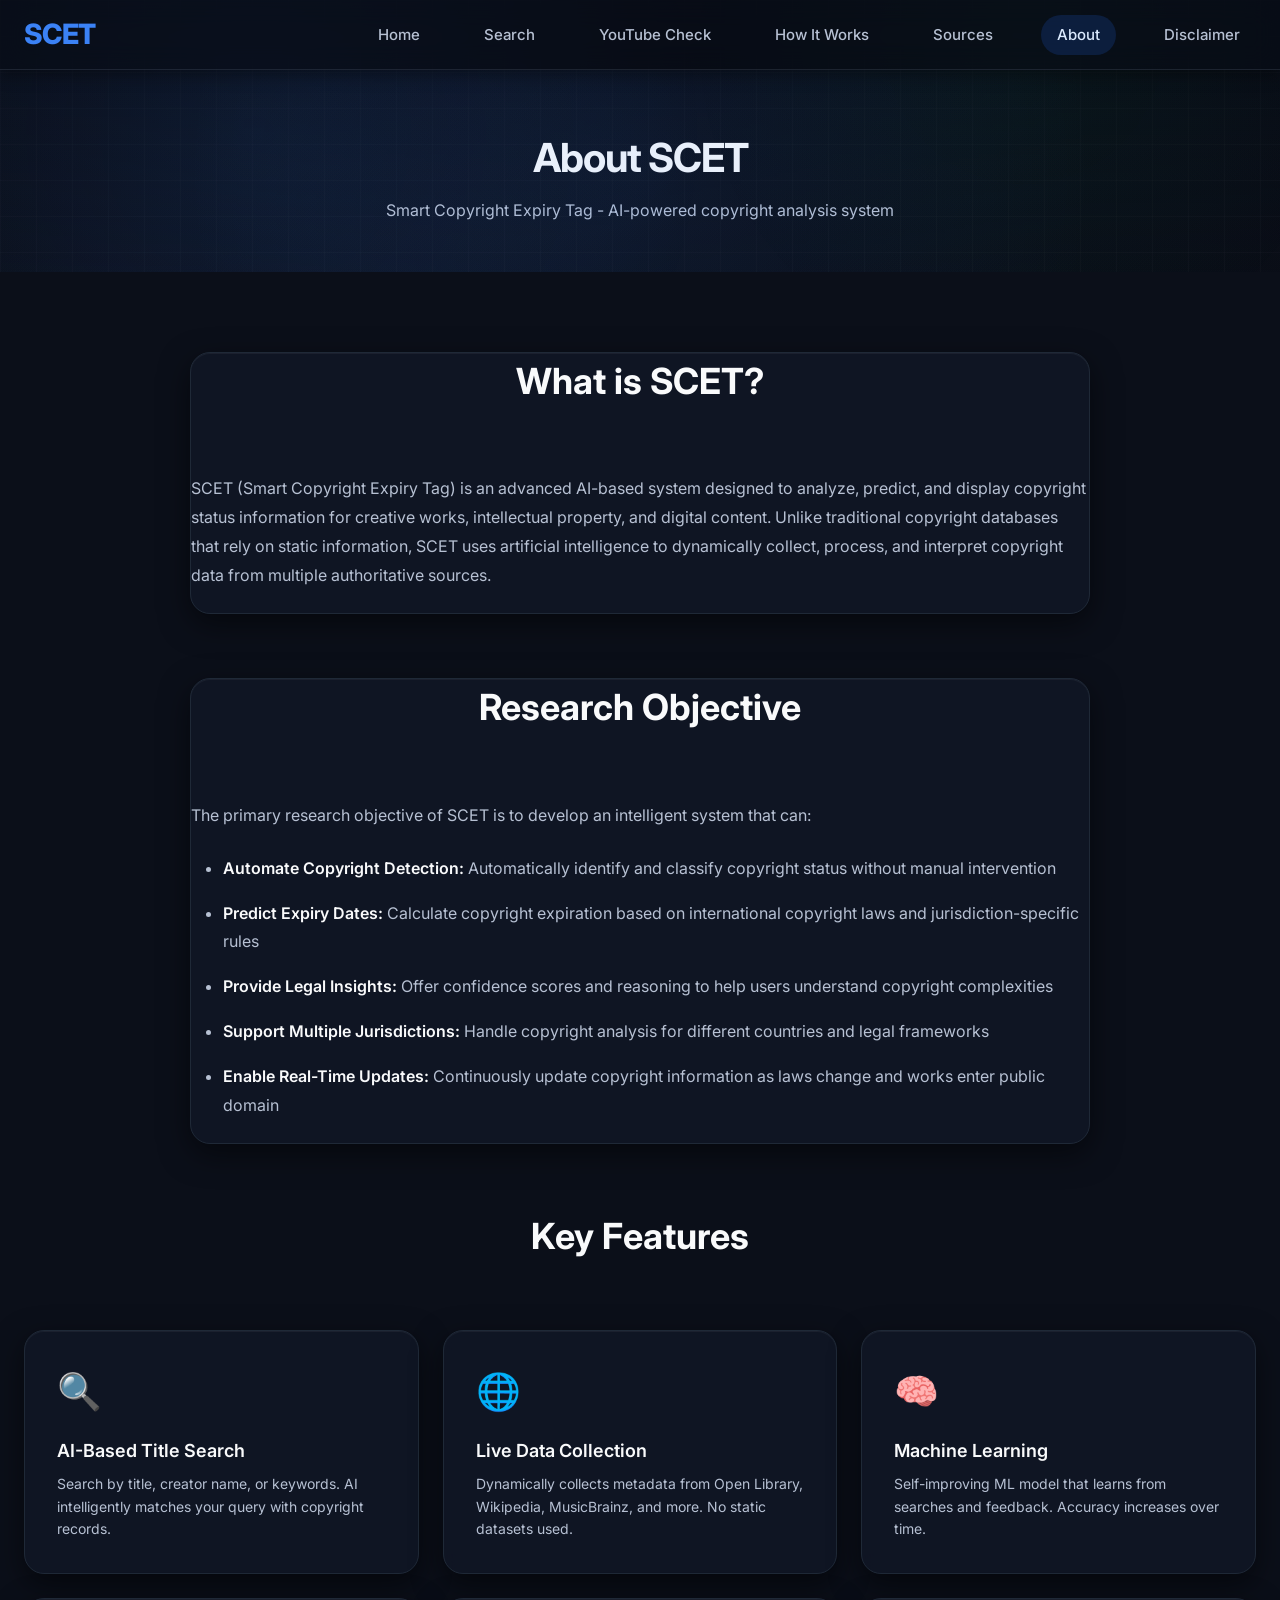
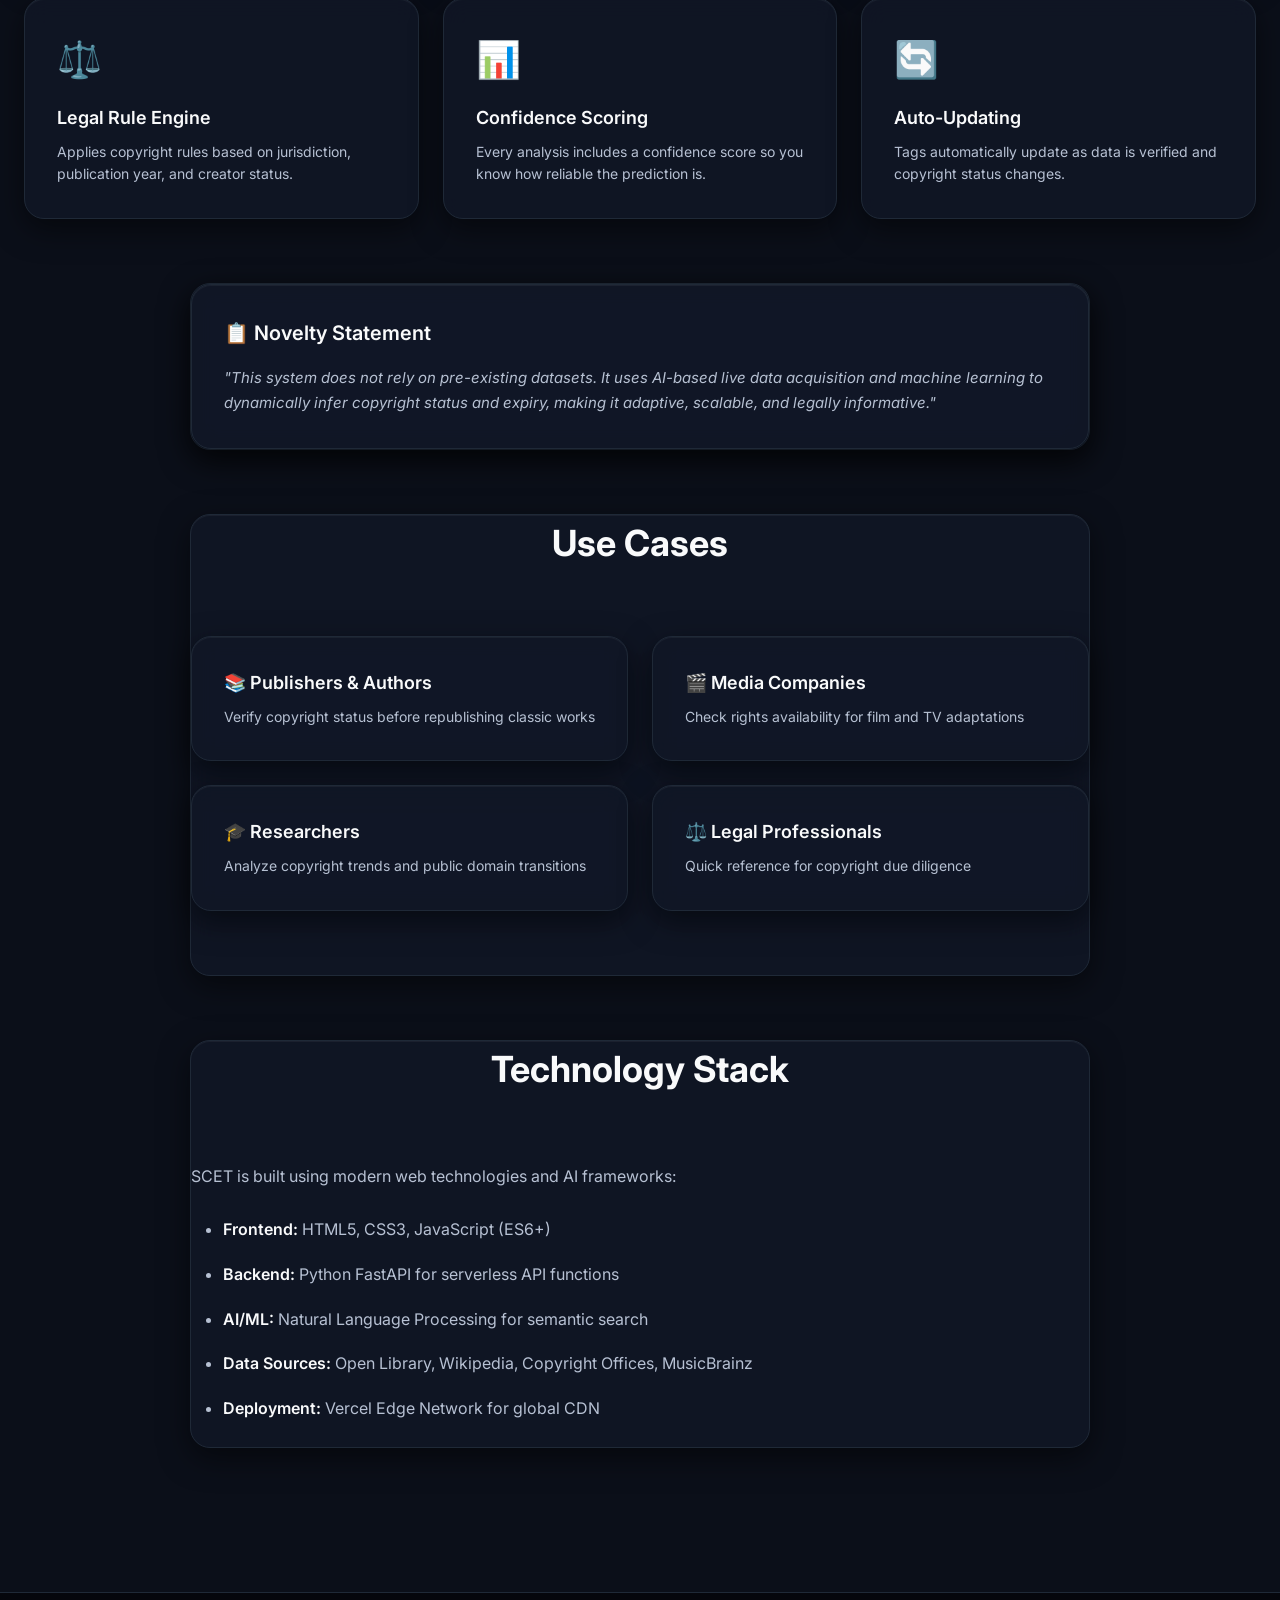
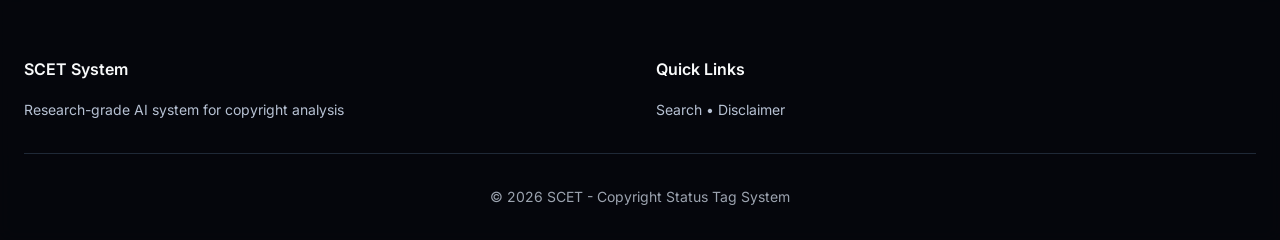
<file: about.html>
<!DOCTYPE html>
<html lang="en">
<head>
    <meta charset="UTF-8">
    <meta name="viewport" content="width=device-width, initial-scale=1.0">
    <title>About - SCET</title>
    <link rel="stylesheet" href="css/styles.css?v=4.0.0">
    <link href="https://fonts.googleapis.com/css2?family=Inter:wght@300;400;500;600;700;800&display=swap" rel="stylesheet">
</head>
<body>
    <div class="app-container">
        <!-- Navbar -->
        <header class="header">
            <div class="header-container">
                <div class="logo">
                    <a href="index.html" class="logo-link">
                        <span class="logo-text">SCET</span>
                    </a>
                </div>
                <nav class="nav-links">
                    <a href="index.html" class="nav-link">Home</a>
                    <a href="search.html" class="nav-link">Search</a>
                    <a href="/youtube-check" class="nav-link">YouTube Check</a>
                    <a href="how-it-works.html" class="nav-link">How It Works</a>
                    <a href="sources.html" class="nav-link">Sources</a>
                    <a href="about.html" class="nav-link active">About</a>
                    <a href="disclaimer.html" class="nav-link">Disclaimer</a>
                </nav>
            </div>
        </header>

        <!-- Main Content -->
        <main class="main-content">
            <!-- Page Header -->
            <section class="page-header">
                <div class="container">
                    <h1 class="page-title">About SCET</h1>
                    <p class="page-subtitle">Smart Copyright Expiry Tag - AI-powered copyright analysis system</p>
                </div>
            </section>

            <!-- About Content -->
            <section class="about-section">
                <div class="container">
                    <div class="content-section">
                        <h2 class="section-title">What is SCET?</h2>
                        <p class="content-text">
                            SCET (Smart Copyright Expiry Tag) is an advanced AI-based system designed to analyze, predict, 
                            and display copyright status information for creative works, intellectual property, and digital content. 
                            Unlike traditional copyright databases that rely on static information, SCET uses artificial intelligence 
                            to dynamically collect, process, and interpret copyright data from multiple authoritative sources.
                        </p>
                    </div>

                    <div class="content-section">
                        <h2 class="section-title">Research Objective</h2>
                        <p class="content-text">
                            The primary research objective of SCET is to develop an intelligent system that can:
                        </p>
                        <ul class="content-list">
                            <li><strong>Automate Copyright Detection:</strong> Automatically identify and classify copyright status without manual intervention</li>
                            <li><strong>Predict Expiry Dates:</strong> Calculate copyright expiration based on international copyright laws and jurisdiction-specific rules</li>
                            <li><strong>Provide Legal Insights:</strong> Offer confidence scores and reasoning to help users understand copyright complexities</li>
                            <li><strong>Support Multiple Jurisdictions:</strong> Handle copyright analysis for different countries and legal frameworks</li>
                            <li><strong>Enable Real-Time Updates:</strong> Continuously update copyright information as laws change and works enter public domain</li>
                        </ul>
                    </div>

                    <h2 class="section-title">Key Features</h2>
                    <div class="features-grid">
                        <div class="feature-card">
                            <div class="feature-icon">🔍</div>
                            <h4 class="feature-title">AI-Based Title Search</h4>
                            <p class="feature-text">Search by title, creator name, or keywords. AI intelligently matches your query with copyright records.</p>
                        </div>
                        <div class="feature-card">
                            <div class="feature-icon">🌐</div>
                            <h4 class="feature-title">Live Data Collection</h4>
                            <p class="feature-text">Dynamically collects metadata from Open Library, Wikipedia, MusicBrainz, and more. No static datasets used.</p>
                        </div>
                        <div class="feature-card">
                            <div class="feature-icon">🧠</div>
                            <h4 class="feature-title">Machine Learning</h4>
                            <p class="feature-text">Self-improving ML model that learns from searches and feedback. Accuracy increases over time.</p>
                        </div>
                        <div class="feature-card">
                            <div class="feature-icon">⚖️</div>
                            <h4 class="feature-title">Legal Rule Engine</h4>
                            <p class="feature-text">Applies copyright rules based on jurisdiction, publication year, and creator status.</p>
                        </div>
                        <div class="feature-card">
                            <div class="feature-icon">📊</div>
                            <h4 class="feature-title">Confidence Scoring</h4>
                            <p class="feature-text">Every analysis includes a confidence score so you know how reliable the prediction is.</p>
                        </div>
                        <div class="feature-card">
                            <div class="feature-icon">🔄</div>
                            <h4 class="feature-title">Auto-Updating</h4>
                            <p class="feature-text">Tags automatically update as data is verified and copyright status changes.</p>
                        </div>
                    </div>

                    <div class="content-section">
                        <div class="novelty-card">
                            <h4 class="novelty-title">📋 Novelty Statement</h4>
                            <p class="novelty-text">
                                "This system does not rely on pre-existing datasets. It uses AI-based live data acquisition 
                                and machine learning to dynamically infer copyright status and expiry, making it adaptive, 
                                scalable, and legally informative."
                            </p>
                        </div>
                    </div>

                    <div class="content-section">
                        <h2 class="section-title">Use Cases</h2>
                        <div class="features-grid">
                            <div class="feature-card">
                                <h4 class="feature-title">📚 Publishers & Authors</h4>
                                <p class="feature-text">Verify copyright status before republishing classic works</p>
                            </div>
                            <div class="feature-card">
                                <h4 class="feature-title">🎬 Media Companies</h4>
                                <p class="feature-text">Check rights availability for film and TV adaptations</p>
                            </div>
                            <div class="feature-card">
                                <h4 class="feature-title">🎓 Researchers</h4>
                                <p class="feature-text">Analyze copyright trends and public domain transitions</p>
                            </div>
                            <div class="feature-card">
                                <h4 class="feature-title">⚖️ Legal Professionals</h4>
                                <p class="feature-text">Quick reference for copyright due diligence</p>
                            </div>
                        </div>
                    </div>

                    <div class="content-section">
                        <h2 class="section-title">Technology Stack</h2>
                        <p class="content-text">
                            SCET is built using modern web technologies and AI frameworks:
                        </p>
                        <ul class="content-list">
                            <li><strong>Frontend:</strong> HTML5, CSS3, JavaScript (ES6+)</li>
                            <li><strong>Backend:</strong> Python FastAPI for serverless API functions</li>
                            <li><strong>AI/ML:</strong> Natural Language Processing for semantic search</li>
                            <li><strong>Data Sources:</strong> Open Library, Wikipedia, Copyright Offices, MusicBrainz</li>
                            <li><strong>Deployment:</strong> Vercel Edge Network for global CDN</li>
                        </ul>
                    </div>
                </div>
            </section>
        </main>

        <!-- Footer -->
        <footer class="footer">
            <div class="footer-container">
                <div class="footer-content">
                    <div class="footer-section">
                        <h4 class="footer-heading">SCET System</h4>
                        <p class="footer-text">Research-grade AI system for copyright analysis</p>
                    </div>
                    <div class="footer-section">
                        <h4 class="footer-heading">Quick Links</h4>
                        <p class="footer-text">
                            <a href="search.html" style="color: var(--text-secondary); text-decoration: none;">Search</a> • 
                            <a href="disclaimer.html" style="color: var(--text-secondary); text-decoration: none;">Disclaimer</a>
                        </p>
                    </div>
                </div>
                <div class="footer-bottom">
                    <p>&copy; 2026 SCET - Copyright Status Tag System</p>
                </div>
            </div>
        </footer>
    </div>
</body>
</html>
</file>
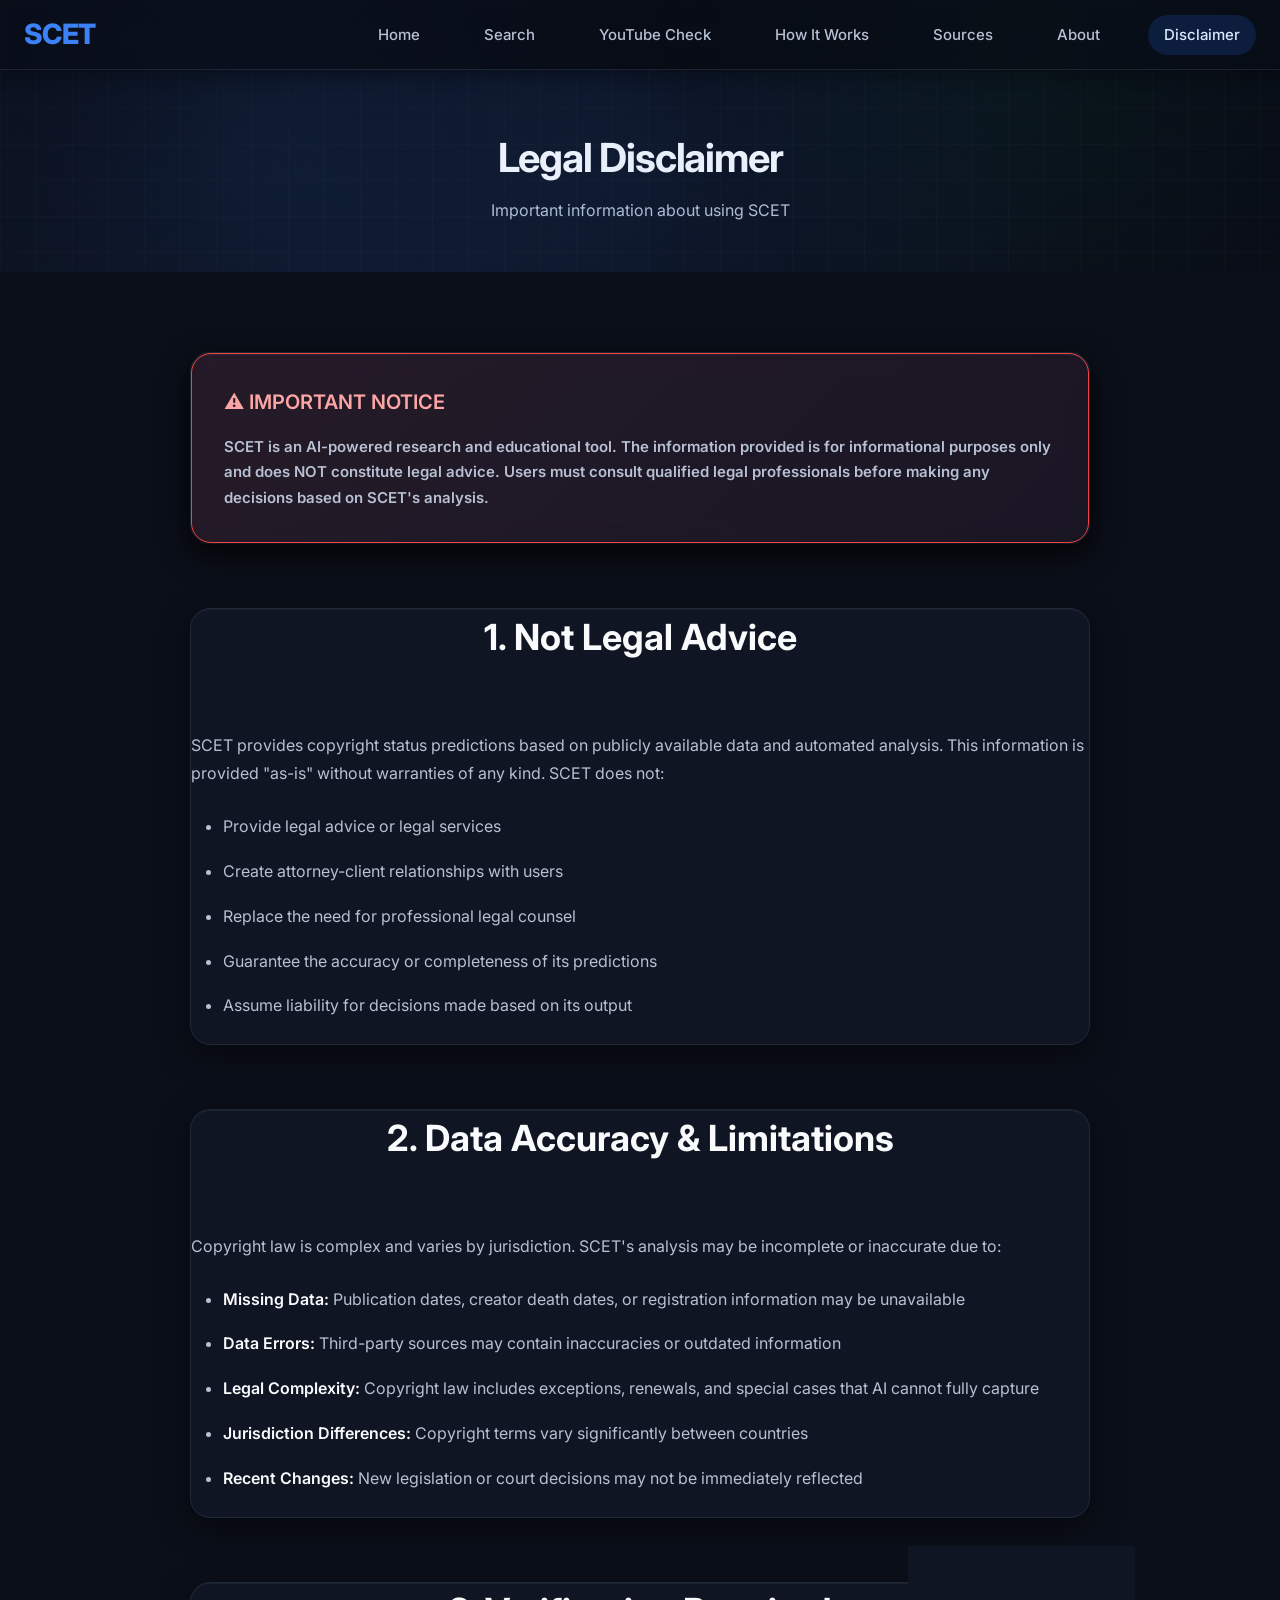
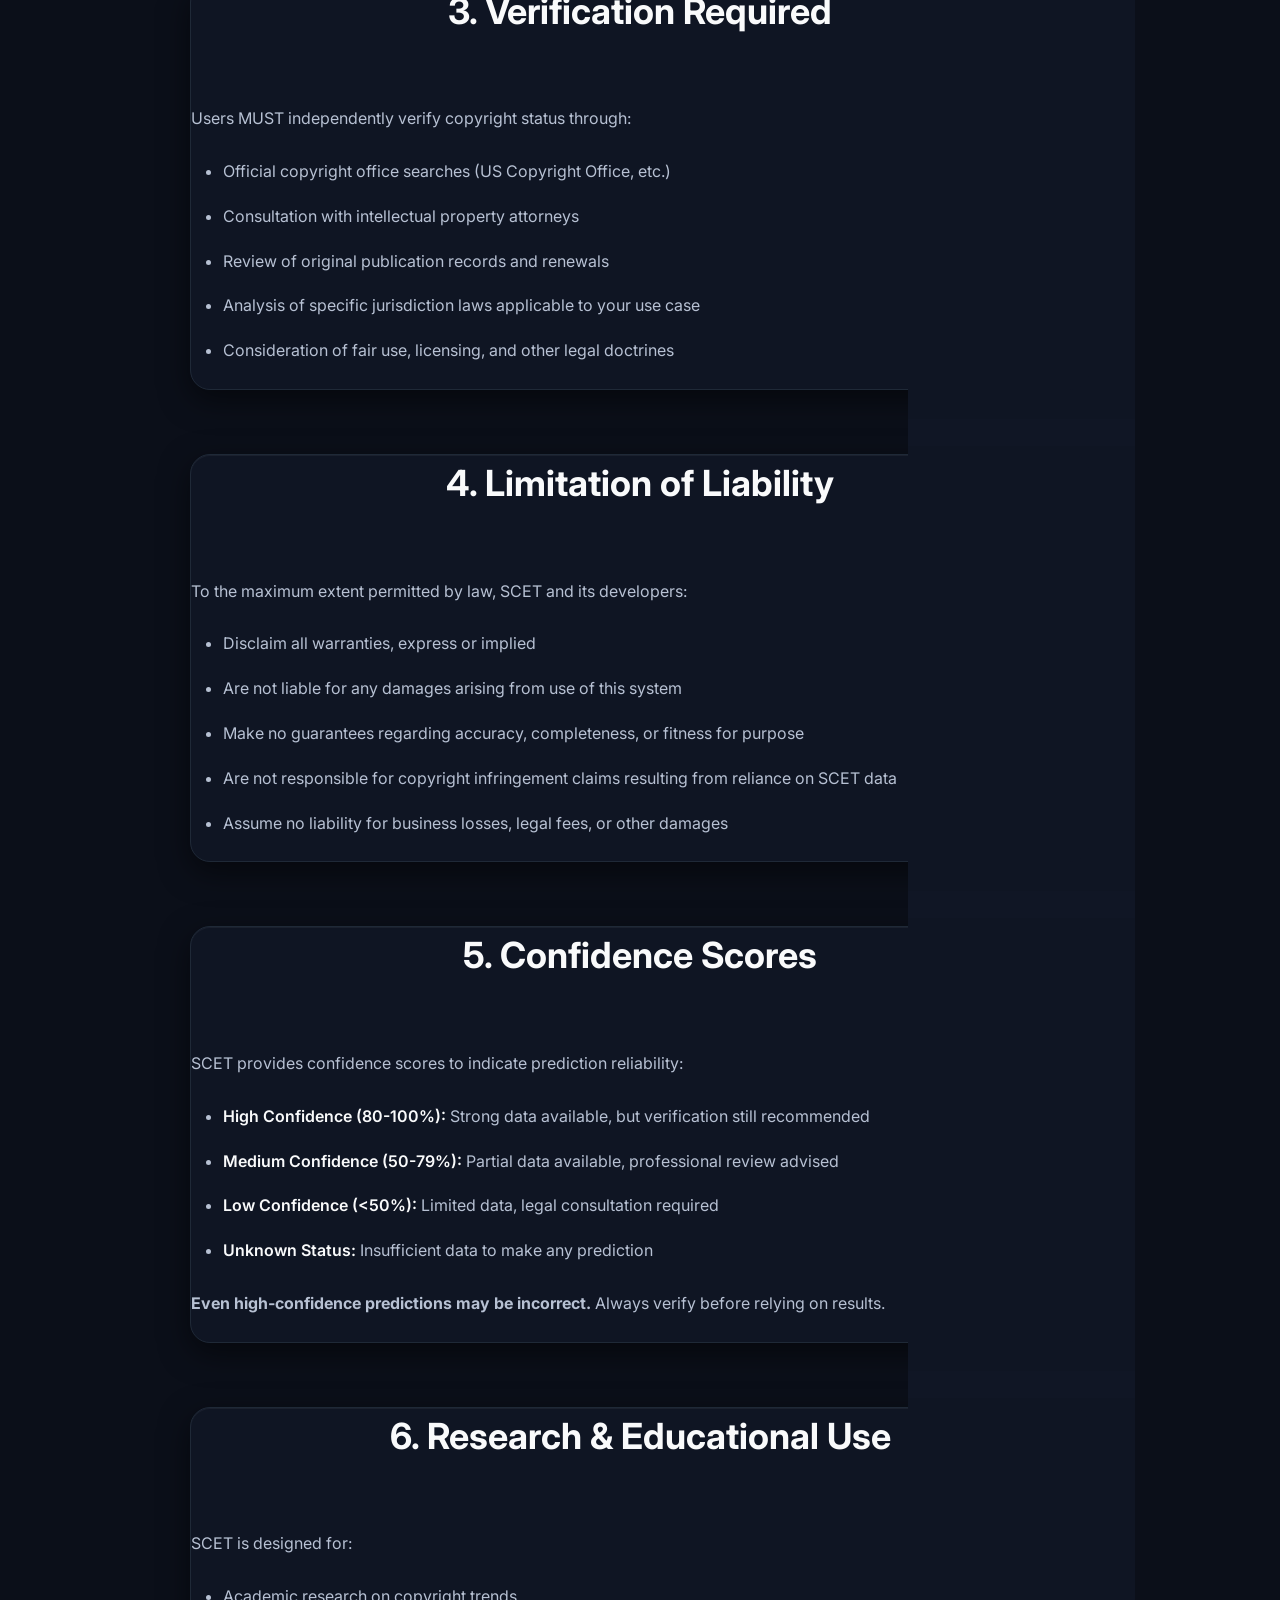
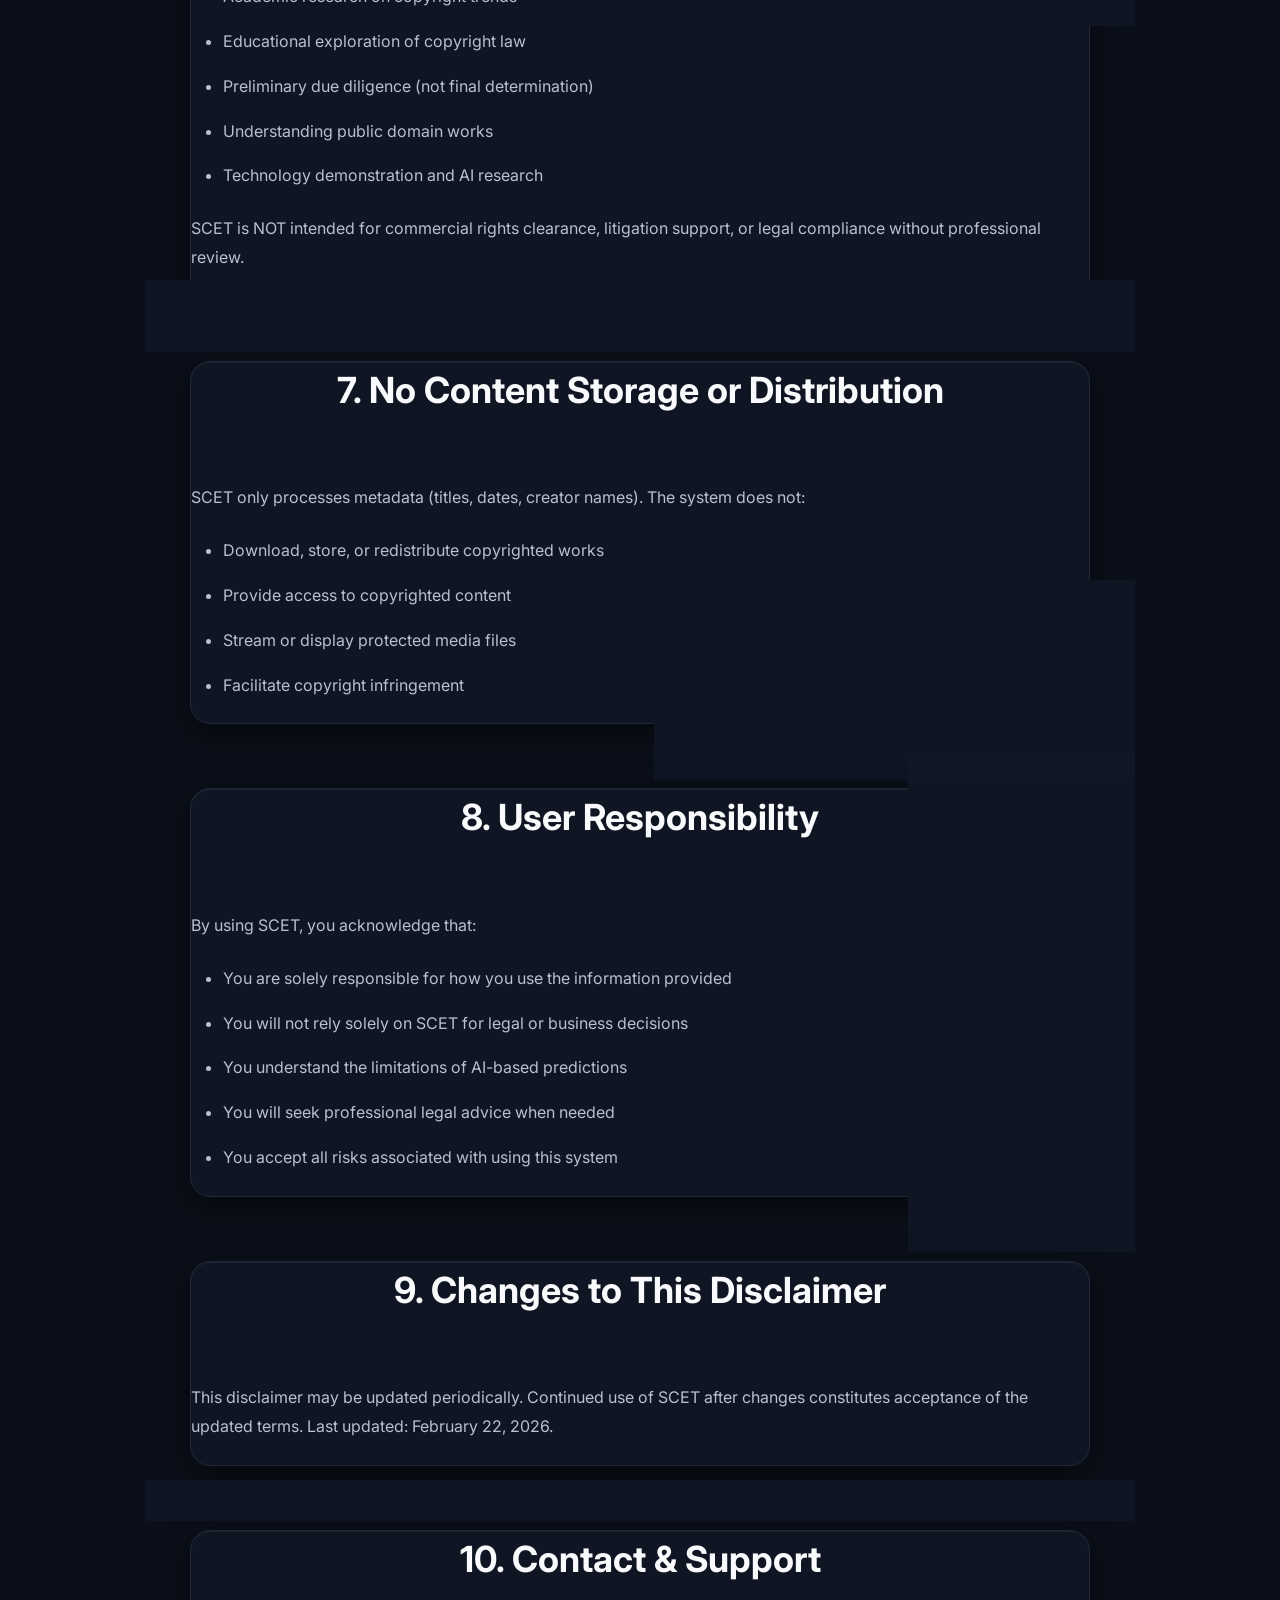
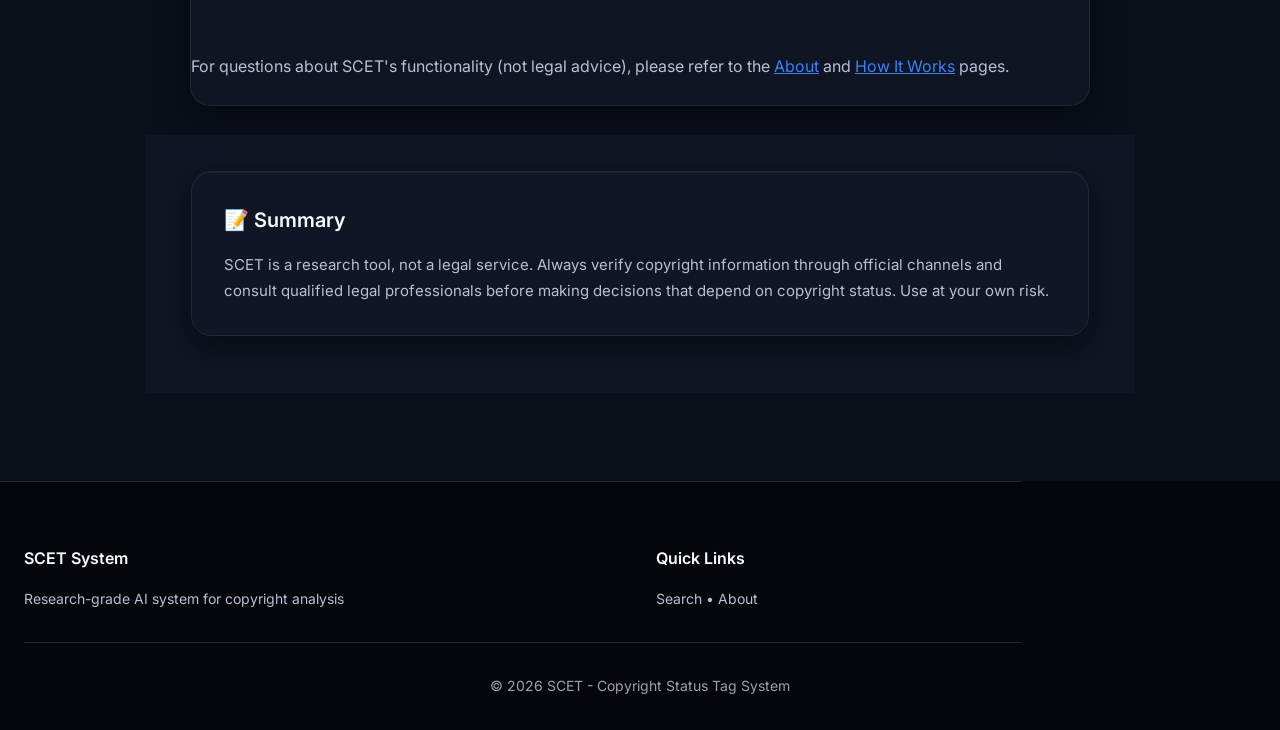
<file: disclaimer.html>
<!DOCTYPE html>
<html lang="en">
<head>
    <meta charset="UTF-8">
    <meta name="viewport" content="width=device-width, initial-scale=1.0">
    <title>Legal Disclaimer - SCET</title>
    <link rel="stylesheet" href="css/styles.css?v=4.0.0">
    <link href="https://fonts.googleapis.com/css2?family=Inter:wght@300;400;500;600;700;800&display=swap" rel="stylesheet">
</head>
<body>
    <div class="app-container">
        <!-- Navbar -->
        <header class="header">
            <div class="header-container">
                <div class="logo">
                    <a href="index.html" class="logo-link">
                        <span class="logo-text">SCET</span>
                    </a>
                </div>
                <nav class="nav-links">
                    <a href="index.html" class="nav-link">Home</a>
                    <a href="search.html" class="nav-link">Search</a>
                    <a href="/youtube-check" class="nav-link">YouTube Check</a>
                    <a href="how-it-works.html" class="nav-link">How It Works</a>
                    <a href="sources.html" class="nav-link">Sources</a>
                    <a href="about.html" class="nav-link">About</a>
                    <a href="disclaimer.html" class="nav-link active">Disclaimer</a>
                </nav>
            </div>
        </header>

        <!-- Main Content -->
        <main class="main-content">
            <!-- Page Header -->
            <section class="page-header">
                <div class="container">
                    <h1 class="page-title">Legal Disclaimer</h1>
                    <p class="page-subtitle">Important information about using SCET</p>
                </div>
            </section>

            <!-- Content -->
            <section class="about-section">
                <div class="container">
                    <div class="content-section">
                        <div class="novelty-card" style="background: linear-gradient(135deg, rgba(239, 68, 68, 0.1) 0%, rgba(220, 38, 38, 0.05) 100%); border-color: #ef4444;">
                            <h4 class="novelty-title" style="color: #fca5a5;">⚠️ IMPORTANT NOTICE</h4>
                            <p class="novelty-text" style="font-style: normal; font-weight: 600;">
                                SCET is an AI-powered research and educational tool. The information provided is for 
                                informational purposes only and does NOT constitute legal advice. Users must consult 
                                qualified legal professionals before making any decisions based on SCET's analysis.
                            </p>
                        </div>
                    </div>

                    <div class="content-section">
                        <h2 class="section-title">1. Not Legal Advice</h2>
                        <p class="content-text">
                            SCET provides copyright status predictions based on publicly available data and automated analysis. 
                            This information is provided "as-is" without warranties of any kind. SCET does not:
                        </p>
                        <ul class="content-list">
                            <li>Provide legal advice or legal services</li>
                            <li>Create attorney-client relationships with users</li>
                            <li>Replace the need for professional legal counsel</li>
                            <li>Guarantee the accuracy or completeness of its predictions</li>
                            <li>Assume liability for decisions made based on its output</li>
                        </ul>
                    </div>

                    <div class="content-section">
                        <h2 class="section-title">2. Data Accuracy & Limitations</h2>
                        <p class="content-text">
                            Copyright law is complex and varies by jurisdiction. SCET's analysis may be incomplete or inaccurate due to:
                        </p>
                        <ul class="content-list">
                            <li><strong>Missing Data:</strong> Publication dates, creator death dates, or registration information may be unavailable</li>
                            <li><strong>Data Errors:</strong> Third-party sources may contain inaccuracies or outdated information</li>
                            <li><strong>Legal Complexity:</strong> Copyright law includes exceptions, renewals, and special cases that AI cannot fully capture</li>
                            <li><strong>Jurisdiction Differences:</strong> Copyright terms vary significantly between countries</li>
                            <li><strong>Recent Changes:</strong> New legislation or court decisions may not be immediately reflected</li>
                        </ul>
                    </div>

                    <div class="content-section">
                        <h2 class="section-title">3. Verification Required</h2>
                        <p class="content-text">
                            Users MUST independently verify copyright status through:
                        </p>
                        <ul class="content-list">
                            <li>Official copyright office searches (US Copyright Office, etc.)</li>
                            <li>Consultation with intellectual property attorneys</li>
                            <li>Review of original publication records and renewals</li>
                            <li>Analysis of specific jurisdiction laws applicable to your use case</li>
                            <li>Consideration of fair use, licensing, and other legal doctrines</li>
                        </ul>
                    </div>

                    <div class="content-section">
                        <h2 class="section-title">4. Limitation of Liability</h2>
                        <p class="content-text">
                            To the maximum extent permitted by law, SCET and its developers:
                        </p>
                        <ul class="content-list">
                            <li>Disclaim all warranties, express or implied</li>
                            <li>Are not liable for any damages arising from use of this system</li>
                            <li>Make no guarantees regarding accuracy, completeness, or fitness for purpose</li>
                            <li>Are not responsible for copyright infringement claims resulting from reliance on SCET data</li>
                            <li>Assume no liability for business losses, legal fees, or other damages</li>
                        </ul>
                    </div>

                    <div class="content-section">
                        <h2 class="section-title">5. Confidence Scores</h2>
                        <p class="content-text">
                            SCET provides confidence scores to indicate prediction reliability:
                        </p>
                        <ul class="content-list">
                            <li><strong>High Confidence (80-100%):</strong> Strong data available, but verification still recommended</li>
                            <li><strong>Medium Confidence (50-79%):</strong> Partial data available, professional review advised</li>
                            <li><strong>Low Confidence (&lt;50%):</strong> Limited data, legal consultation required</li>
                            <li><strong>Unknown Status:</strong> Insufficient data to make any prediction</li>
                        </ul>
                        <p class="content-text">
                            <strong>Even high-confidence predictions may be incorrect.</strong> Always verify before relying on results.
                        </p>
                    </div>

                    <div class="content-section">
                        <h2 class="section-title">6. Research & Educational Use</h2>
                        <p class="content-text">
                            SCET is designed for:
                        </p>
                        <ul class="content-list">
                            <li>Academic research on copyright trends</li>
                            <li>Educational exploration of copyright law</li>
                            <li>Preliminary due diligence (not final determination)</li>
                            <li>Understanding public domain works</li>
                            <li>Technology demonstration and AI research</li>
                        </ul>
                        <p class="content-text">
                            SCET is NOT intended for commercial rights clearance, litigation support, or legal compliance without 
                            professional review.
                        </p>
                    </div>

                    <div class="content-section">
                        <h2 class="section-title">7. No Content Storage or Distribution</h2>
                        <p class="content-text">
                            SCET only processes metadata (titles, dates, creator names). The system does not:
                        </p>
                        <ul class="content-list">
                            <li>Download, store, or redistribute copyrighted works</li>
                            <li>Provide access to copyrighted content</li>
                            <li>Stream or display protected media files</li>
                            <li>Facilitate copyright infringement</li>
                        </ul>
                    </div>

                    <div class="content-section">
                        <h2 class="section-title">8. User Responsibility</h2>
                        <p class="content-text">
                            By using SCET, you acknowledge that:
                        </p>
                        <ul class="content-list">
                            <li>You are solely responsible for how you use the information provided</li>
                            <li>You will not rely solely on SCET for legal or business decisions</li>
                            <li>You understand the limitations of AI-based predictions</li>
                            <li>You will seek professional legal advice when needed</li>
                            <li>You accept all risks associated with using this system</li>
                        </ul>
                    </div>

                    <div class="content-section">
                        <h2 class="section-title">9. Changes to This Disclaimer</h2>
                        <p class="content-text">
                            This disclaimer may be updated periodically. Continued use of SCET after changes constitutes 
                            acceptance of the updated terms. Last updated: February 22, 2026.
                        </p>
                    </div>

                    <div class="content-section">
                        <h2 class="section-title">10. Contact & Support</h2>
                        <p class="content-text">
                            For questions about SCET's functionality (not legal advice), please refer to the 
                            <a href="about.html" style="color: var(--primary-color);">About</a> and 
                            <a href="how-it-works.html" style="color: var(--primary-color);">How It Works</a> pages.
                        </p>
                    </div>

                    <div class="content-section">
                        <div class="novelty-card">
                            <h4 class="novelty-title">📝 Summary</h4>
                            <p class="novelty-text" style="font-style: normal;">
                                SCET is a research tool, not a legal service. Always verify copyright information through 
                                official channels and consult qualified legal professionals before making decisions that 
                                depend on copyright status. Use at your own risk.
                            </p>
                        </div>
                    </div>
                </div>
            </section>
        </main>

        <!-- Footer -->
        <footer class="footer">
            <div class="footer-container">
                <div class="footer-content">
                    <div class="footer-section">
                        <h4 class="footer-heading">SCET System</h4>
                        <p class="footer-text">Research-grade AI system for copyright analysis</p>
                    </div>
                    <div class="footer-section">
                        <h4 class="footer-heading">Quick Links</h4>
                        <p class="footer-text">
                            <a href="search.html" style="color: var(--text-secondary); text-decoration: none;">Search</a> • 
                            <a href="about.html" style="color: var(--text-secondary); text-decoration: none;">About</a>
                        </p>
                    </div>
                </div>
                <div class="footer-bottom">
                    <p>&copy; 2026 SCET - Copyright Status Tag System</p>
                </div>
            </div>
        </footer>
    </div>
</body>
</html>
</file>
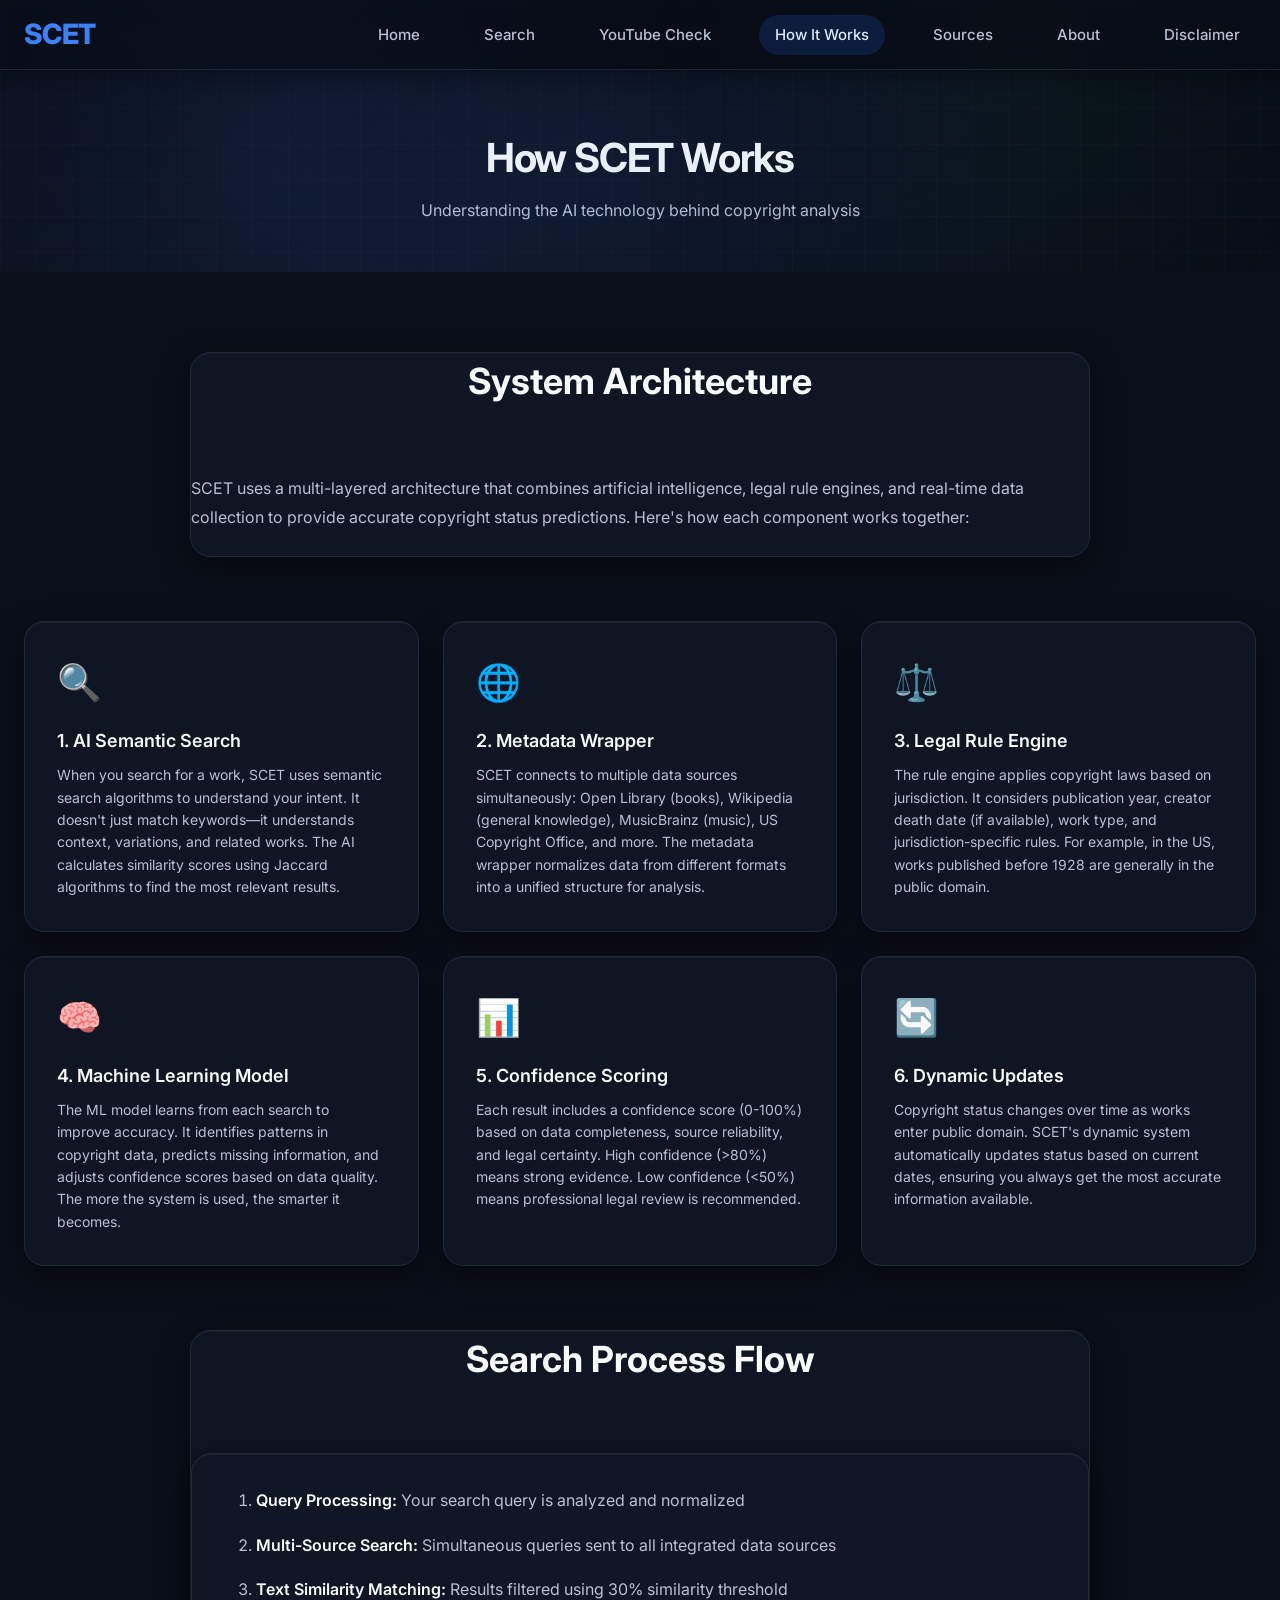
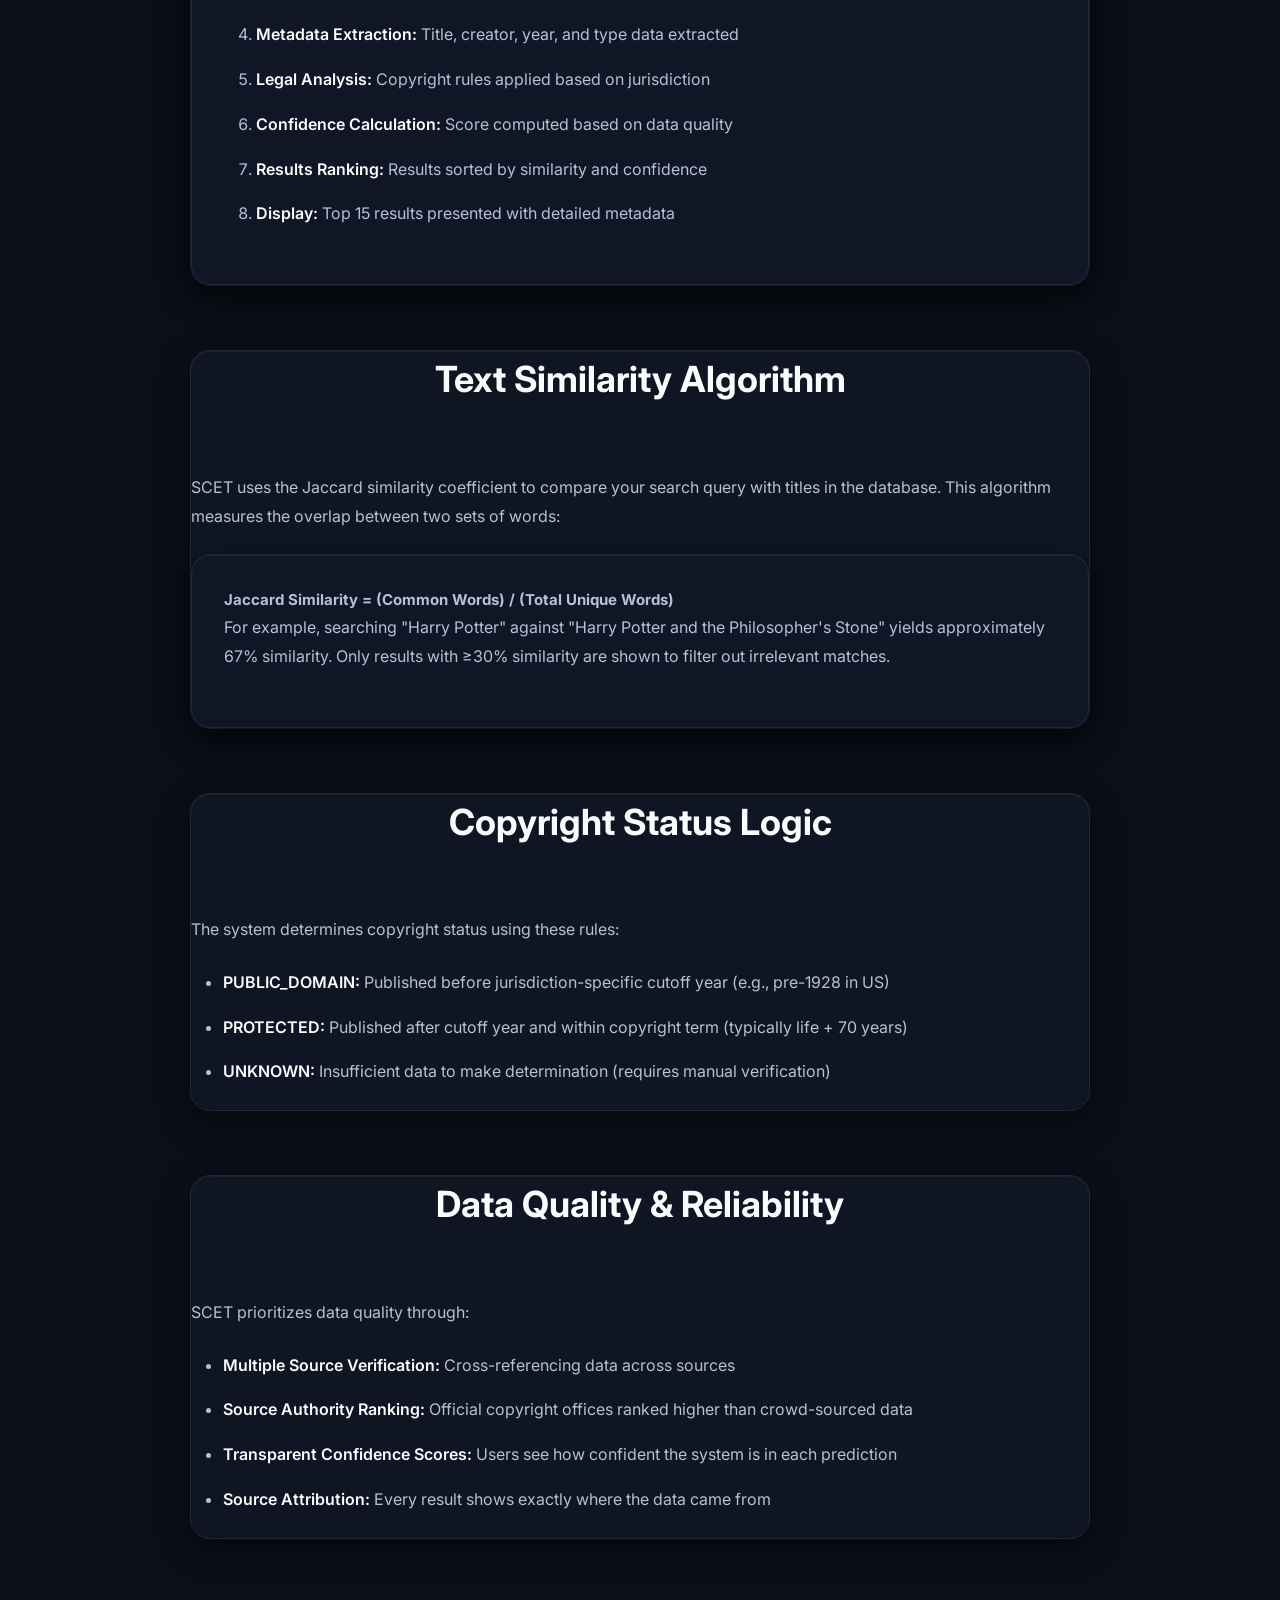
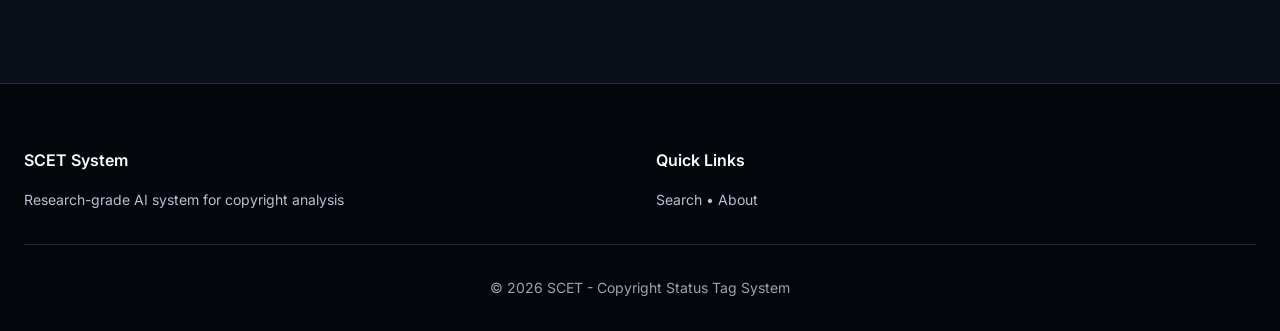
<file: how-it-works.html>
<!DOCTYPE html>
<html lang="en">
<head>
    <meta charset="UTF-8">
    <meta name="viewport" content="width=device-width, initial-scale=1.0">
    <title>How It Works - SCET</title>
    <link rel="stylesheet" href="css/styles.css?v=4.0.0">
    <link href="https://fonts.googleapis.com/css2?family=Inter:wght@300;400;500;600;700;800&display=swap" rel="stylesheet">
</head>
<body>
    <div class="app-container">
        <!-- Navbar -->
        <header class="header">
            <div class="header-container">
                <div class="logo">
                    <a href="index.html" class="logo-link">
                        <span class="logo-text">SCET</span>
                    </a>
                </div>
                <nav class="nav-links">
                    <a href="index.html" class="nav-link">Home</a>
                    <a href="search.html" class="nav-link">Search</a>
                    <a href="/youtube-check" class="nav-link">YouTube Check</a>
                    <a href="how-it-works.html" class="nav-link active">How It Works</a>
                    <a href="sources.html" class="nav-link">Sources</a>
                    <a href="about.html" class="nav-link">About</a>
                    <a href="disclaimer.html" class="nav-link">Disclaimer</a>
                </nav>
            </div>
        </header>

        <!-- Main Content -->
        <main class="main-content">
            <!-- Page Header -->
            <section class="page-header">
                <div class="container">
                    <h1 class="page-title">How SCET Works</h1>
                    <p class="page-subtitle">Understanding the AI technology behind copyright analysis</p>
                </div>
            </section>

            <!-- Content -->
            <section class="about-section">
                <div class="container">
                    <div class="content-section">
                        <h2 class="section-title">System Architecture</h2>
                        <p class="content-text">
                            SCET uses a multi-layered architecture that combines artificial intelligence, legal rule engines, 
                            and real-time data collection to provide accurate copyright status predictions. Here's how each 
                            component works together:
                        </p>
                    </div>

                    <div class="features-grid">
                        <div class="feature-card">
                            <div class="feature-icon">🔍</div>
                            <h4 class="feature-title">1. AI Semantic Search</h4>
                            <p class="feature-text">
                                When you search for a work, SCET uses semantic search algorithms to understand your intent. 
                                It doesn't just match keywords—it understands context, variations, and related works. The AI 
                                calculates similarity scores using Jaccard algorithms to find the most relevant results.
                            </p>
                        </div>

                        <div class="feature-card">
                            <div class="feature-icon">🌐</div>
                            <h4 class="feature-title">2. Metadata Wrapper</h4>
                            <p class="feature-text">
                                SCET connects to multiple data sources simultaneously: Open Library (books), Wikipedia (general knowledge), 
                                MusicBrainz (music), US Copyright Office, and more. The metadata wrapper normalizes data from different 
                                formats into a unified structure for analysis.
                            </p>
                        </div>

                        <div class="feature-card">
                            <div class="feature-icon">⚖️</div>
                            <h4 class="feature-title">3. Legal Rule Engine</h4>
                            <p class="feature-text">
                                The rule engine applies copyright laws based on jurisdiction. It considers publication year, 
                                creator death date (if available), work type, and jurisdiction-specific rules. For example, 
                                in the US, works published before 1928 are generally in the public domain.
                            </p>
                        </div>

                        <div class="feature-card">
                            <div class="feature-icon">🧠</div>
                            <h4 class="feature-title">4. Machine Learning Model</h4>
                            <p class="feature-text">
                                The ML model learns from each search to improve accuracy. It identifies patterns in copyright 
                                data, predicts missing information, and adjusts confidence scores based on data quality. 
                                The more the system is used, the smarter it becomes.
                            </p>
                        </div>

                        <div class="feature-card">
                            <div class="feature-icon">📊</div>
                            <h4 class="feature-title">5. Confidence Scoring</h4>
                            <p class="feature-text">
                                Each result includes a confidence score (0-100%) based on data completeness, source reliability, 
                                and legal certainty. High confidence (>80%) means strong evidence. Low confidence (<50%) means 
                                professional legal review is recommended.
                            </p>
                        </div>

                        <div class="feature-card">
                            <div class="feature-icon">🔄</div>
                            <h4 class="feature-title">6. Dynamic Updates</h4>
                            <p class="feature-text">
                                Copyright status changes over time as works enter public domain. SCET's dynamic system 
                                automatically updates status based on current dates, ensuring you always get the most 
                                accurate information available.
                            </p>
                        </div>
                    </div>

                    <div class="content-section">
                        <h2 class="section-title">Search Process Flow</h2>
                        <div class="novelty-card">
                            <ol class="content-list" style="margin-left: 0; padding-left: var(--space-4);">
                                <li><strong>Query Processing:</strong> Your search query is analyzed and normalized</li>
                                <li><strong>Multi-Source Search:</strong> Simultaneous queries sent to all integrated data sources</li>
                                <li><strong>Text Similarity Matching:</strong> Results filtered using 30% similarity threshold</li>
                                <li><strong>Metadata Extraction:</strong> Title, creator, year, and type data extracted</li>
                                <li><strong>Legal Analysis:</strong> Copyright rules applied based on jurisdiction</li>
                                <li><strong>Confidence Calculation:</strong> Score computed based on data quality</li>
                                <li><strong>Results Ranking:</strong> Results sorted by similarity and confidence</li>
                                <li><strong>Display:</strong> Top 15 results presented with detailed metadata</li>
                            </ol>
                        </div>
                    </div>

                    <div class="content-section">
                        <h2 class="section-title">Text Similarity Algorithm</h2>
                        <p class="content-text">
                            SCET uses the Jaccard similarity coefficient to compare your search query with titles in the database. 
                            This algorithm measures the overlap between two sets of words:
                        </p>
                        <div class="novelty-card">
                            <p class="novelty-text" style="font-style: normal;">
                                <strong>Jaccard Similarity = (Common Words) / (Total Unique Words)</strong>
                            </p>
                            <p class="content-text">
                                For example, searching "Harry Potter" against "Harry Potter and the Philosopher's Stone" 
                                yields approximately 67% similarity. Only results with ≥30% similarity are shown to filter 
                                out irrelevant matches.
                            </p>
                        </div>
                    </div>

                    <div class="content-section">
                        <h2 class="section-title">Copyright Status Logic</h2>
                        <p class="content-text">
                            The system determines copyright status using these rules:
                        </p>
                        <ul class="content-list">
                            <li><strong>PUBLIC_DOMAIN:</strong> Published before jurisdiction-specific cutoff year (e.g., pre-1928 in US)</li>
                            <li><strong>PROTECTED:</strong> Published after cutoff year and within copyright term (typically life + 70 years)</li>
                            <li><strong>UNKNOWN:</strong> Insufficient data to make determination (requires manual verification)</li>
                        </ul>
                    </div>

                    <div class="content-section">
                        <h2 class="section-title">Data Quality & Reliability</h2>
                        <p class="content-text">
                            SCET prioritizes data quality through:
                        </p>
                        <ul class="content-list">
                            <li><strong>Multiple Source Verification:</strong> Cross-referencing data across sources</li>
                            <li><strong>Source Authority Ranking:</strong> Official copyright offices ranked higher than crowd-sourced data</li>
                            <li><strong>Transparent Confidence Scores:</strong> Users see how confident the system is in each prediction</li>
                            <li><strong>Source Attribution:</strong> Every result shows exactly where the data came from</li>
                        </ul>
                    </div>
                </div>
            </section>
        </main>

        <!-- Footer -->
        <footer class="footer">
            <div class="footer-container">
                <div class="footer-content">
                    <div class="footer-section">
                        <h4 class="footer-heading">SCET System</h4>
                        <p class="footer-text">Research-grade AI system for copyright analysis</p>
                    </div>
                    <div class="footer-section">
                        <h4 class="footer-heading">Quick Links</h4>
                        <p class="footer-text">
                            <a href="search.html" style="color: var(--text-secondary); text-decoration: none;">Search</a> • 
                            <a href="about.html" style="color: var(--text-secondary); text-decoration: none;">About</a>
                        </p>
                    </div>
                </div>
                <div class="footer-bottom">
                    <p>&copy; 2026 SCET - Copyright Status Tag System</p>
                </div>
            </div>
        </footer>
    </div>
</body>
</html>
</file>
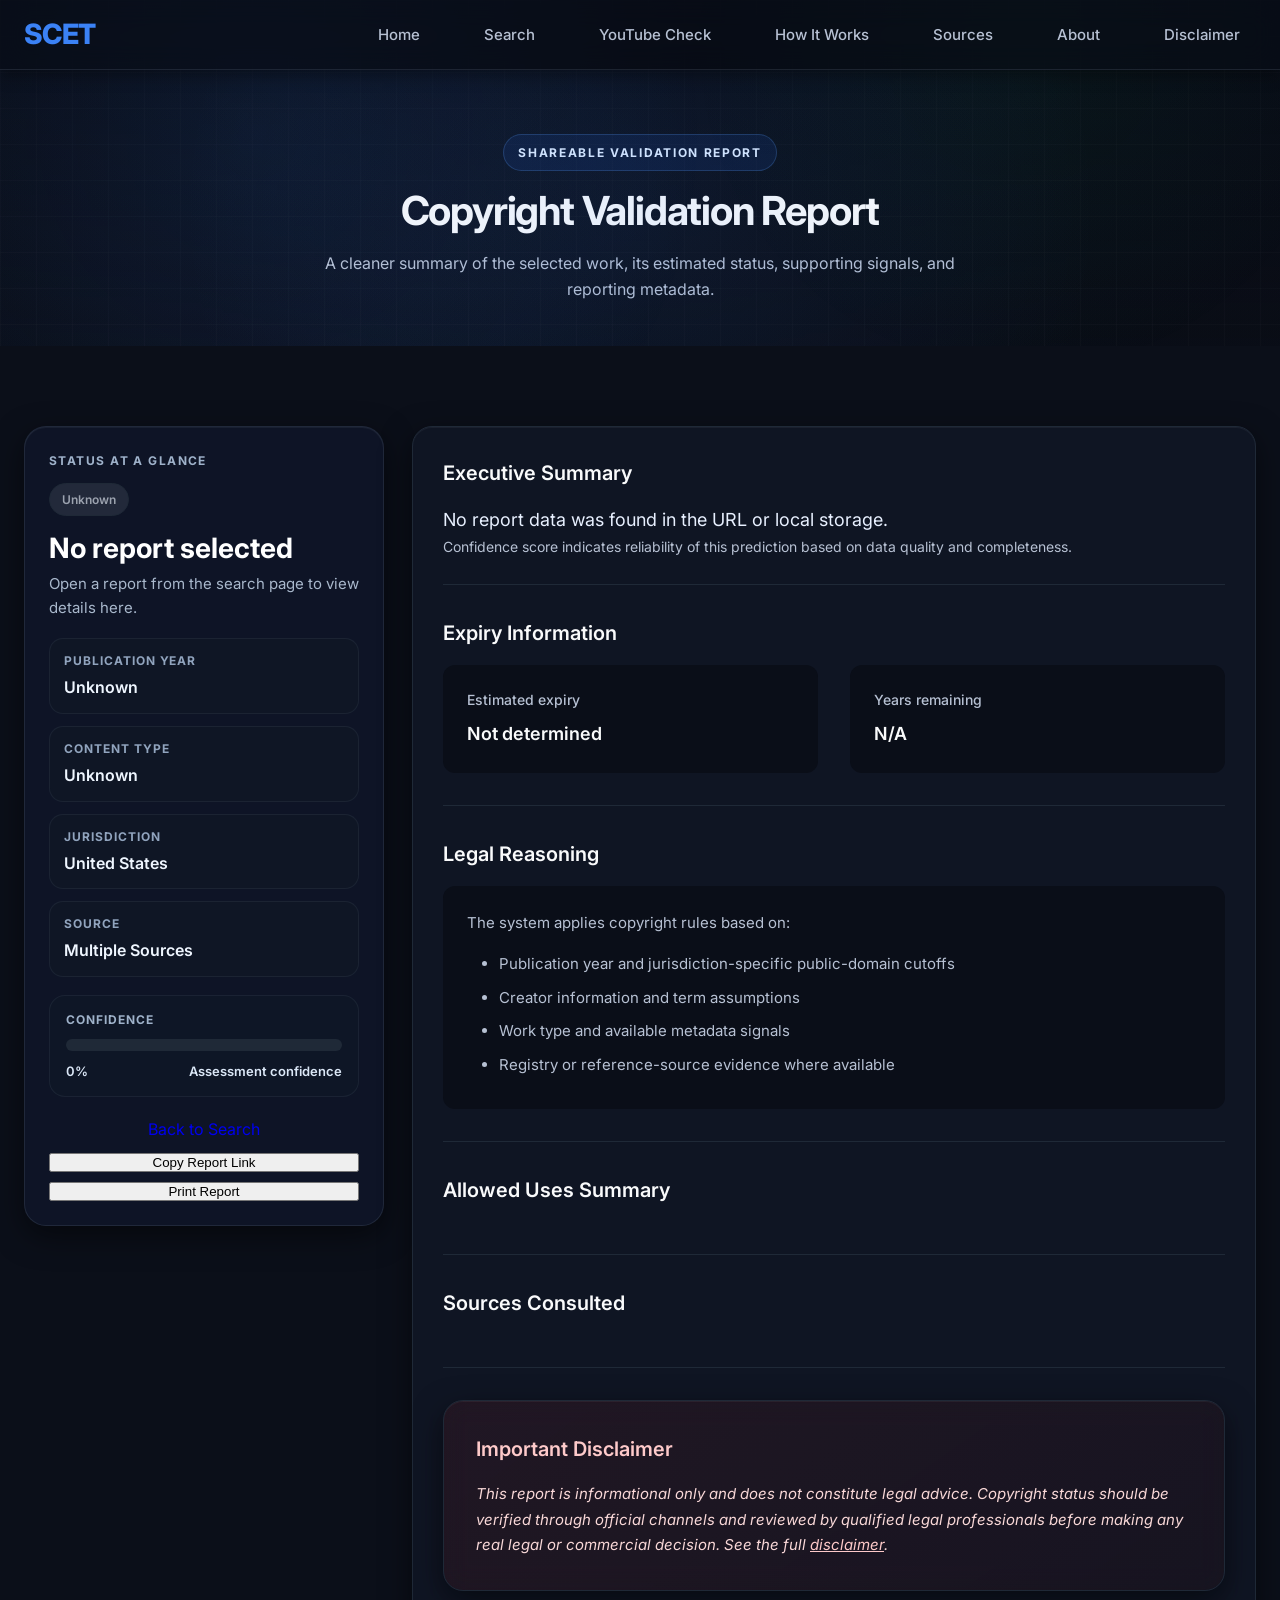
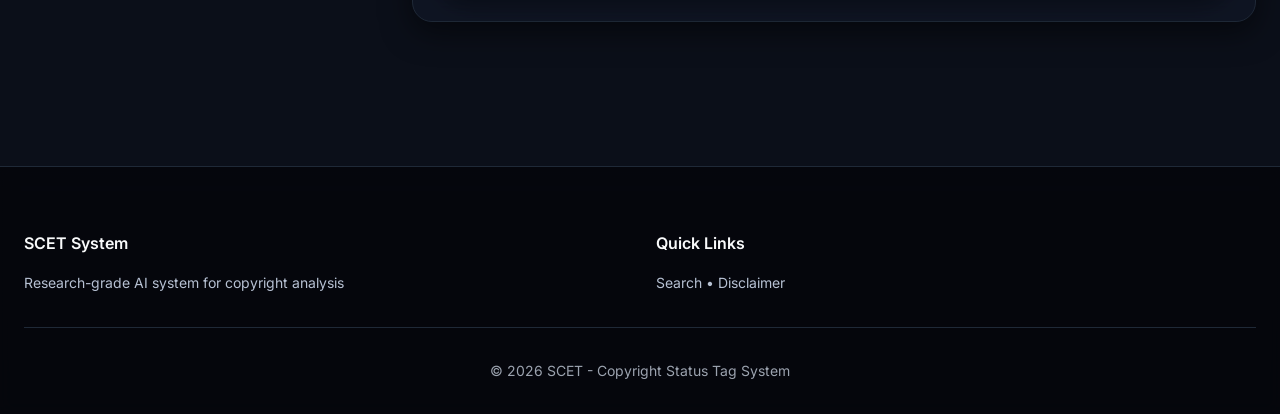
<file: report.html>
<!DOCTYPE html>
<html lang="en">
<head>
    <meta charset="UTF-8">
    <meta name="viewport" content="width=device-width, initial-scale=1.0">
    <title>Copyright Validation Report - SCET</title>
    <link rel="stylesheet" href="css/styles.css?v=4.1.0">
    <link href="https://fonts.googleapis.com/css2?family=Inter:wght@300;400;500;600;700;800&display=swap" rel="stylesheet">
</head>
<body>
    <div class="app-container report-page">
        <header class="header">
            <div class="header-container">
                <div class="logo">
                    <a href="index.html" class="logo-link">
                        <span class="logo-text">SCET</span>
                    </a>
                </div>
                <nav class="nav-links">
                    <a href="index.html" class="nav-link">Home</a>
                    <a href="search.html" class="nav-link">Search</a>
                    <a href="/youtube-check" class="nav-link">YouTube Check</a>
                    <a href="how-it-works.html" class="nav-link">How It Works</a>
                    <a href="sources.html" class="nav-link">Sources</a>
                    <a href="about.html" class="nav-link">About</a>
                    <a href="disclaimer.html" class="nav-link">Disclaimer</a>
                </nav>
            </div>
        </header>

        <main class="main-content">
            <section class="page-header report-page-header">
                <div class="container report-hero-container">
                    <span class="page-eyebrow">Shareable validation report</span>
                    <h1 class="page-title" id="reportTitle">Copyright Validation Report</h1>
                    <p class="page-subtitle">A cleaner summary of the selected work, its estimated status, supporting signals, and reporting metadata.</p>
                </div>
            </section>

            <section class="about-section report-main-section">
                <div class="container report-layout">
                    <aside class="report-summary-panel">
                        <div class="report-summary-card">
                            <p class="report-summary-label">Status at a glance</p>
                            <div id="statusBadge" class="report-summary-badge">
                                <span class="result-badge badge-unknown">Unknown</span>
                            </div>
                            <h2 class="report-summary-title" id="workTitle">Work Title</h2>
                            <p class="report-summary-subtitle" id="workCreator">Creator Name</p>

                            <div class="report-summary-grid">
                                <div class="report-summary-item">
                                    <span class="report-summary-item-label">Publication year</span>
                                    <span class="report-summary-item-value" id="pubYear">Unknown</span>
                                </div>
                                <div class="report-summary-item">
                                    <span class="report-summary-item-label">Content type</span>
                                    <span class="report-summary-item-value" id="reportContentType">Unknown</span>
                                </div>
                                <div class="report-summary-item">
                                    <span class="report-summary-item-label">Jurisdiction</span>
                                    <span class="report-summary-item-value" id="reportJurisdiction">United States</span>
                                </div>
                                <div class="report-summary-item">
                                    <span class="report-summary-item-label">Source</span>
                                    <span class="report-summary-item-value" id="dataSource">Multiple Sources</span>
                                </div>
                            </div>

                            <div class="report-summary-block">
                                <span class="report-summary-block-label">Confidence</span>
                                <div class="confidence-bar report-summary-confidence">
                                    <div class="confidence-fill" id="confidenceFill" style="width: 0%"></div>
                                </div>
                                <div class="report-summary-confidence-meta">
                                    <span id="confidenceScore">0%</span>
                                    <span id="confidenceBadgeText">Assessment confidence</span>
                                </div>
                            </div>

                            <div class="report-actions">
                                <a href="search.html" class="btn-primary report-action-link">Back to Search</a>
                                <button id="shareReportBtn" class="btn-secondary report-action-btn" type="button">Copy Report Link</button>
                                <button id="printReportBtn" class="btn-secondary report-action-btn" type="button">Print Report</button>
                            </div>
                        </div>
                    </aside>

                    <div class="report-content-panel">
                        <div class="content-section report-content-shell">
                            <div class="report-card report-card-refined">
                                <section class="report-section report-section-intro">
                                    <h3 class="report-section-title">Executive Summary</h3>
                                    <p class="report-lead" id="statusText">Copyright status analysis will appear here based on available data and legal rules.</p>
                                    <p class="confidence-explanation" id="confidenceExplanation">Confidence score indicates reliability of this prediction based on data quality and completeness.</p>
                                </section>

                                <section class="report-section">
                                    <h3 class="report-section-title">Expiry Information</h3>
                                    <div class="expiry-info">
                                        <div class="expiry-item">
                                            <span class="expiry-label">Estimated expiry</span>
                                            <span class="expiry-value" id="expiryDate">Not determined</span>
                                        </div>
                                        <div class="expiry-item">
                                            <span class="expiry-label">Years remaining</span>
                                            <span class="expiry-value" id="yearsRemaining">N/A</span>
                                        </div>
                                    </div>
                                </section>

                                <section class="report-section">
                                    <h3 class="report-section-title">Legal Reasoning</h3>
                                    <div class="reasoning-box" id="reasoningBox">
                                        <p>The system applies copyright rules based on:</p>
                                        <ul>
                                            <li>Publication year and jurisdiction-specific public-domain cutoffs</li>
                                            <li>Creator information and term assumptions</li>
                                            <li>Work type and available metadata signals</li>
                                            <li>Registry or reference-source evidence where available</li>
                                        </ul>
                                    </div>
                                </section>

                                <section class="report-section">
                                    <h3 class="report-section-title">Allowed Uses Summary</h3>
                                    <div class="sources-list" id="allowedUsesList"></div>
                                </section>

                                <section class="report-section">
                                    <h3 class="report-section-title">Sources Consulted</h3>
                                    <div class="sources-list" id="sourcesList"></div>
                                </section>

                                <section class="report-section report-section-disclaimer">
                                    <div class="novelty-card report-disclaimer-card">
                                        <h4 class="novelty-title report-disclaimer-title">Important Disclaimer</h4>
                                        <p class="novelty-text report-disclaimer-text">
                                            This report is informational only and does not constitute legal advice.
                                            Copyright status should be verified through official channels and reviewed by
                                            qualified legal professionals before making any real legal or commercial decision.
                                            See the full <a href="disclaimer.html" class="report-inline-link">disclaimer</a>.
                                        </p>
                                    </div>
                                </section>
                            </div>
                        </div>
                    </div>
                </div>
            </section>
        </main>

        <footer class="footer">
            <div class="footer-container">
                <div class="footer-content">
                    <div class="footer-section">
                        <h4 class="footer-heading">SCET System</h4>
                        <p class="footer-text">Research-grade AI system for copyright analysis</p>
                    </div>
                    <div class="footer-section">
                        <h4 class="footer-heading">Quick Links</h4>
                        <p class="footer-text">
                            <a href="search.html" style="color: var(--text-secondary); text-decoration: none;">Search</a> •
                            <a href="disclaimer.html" style="color: var(--text-secondary); text-decoration: none;">Disclaimer</a>
                        </p>
                    </div>
                </div>
                <div class="footer-bottom">
                    <p>&copy; 2026 SCET - Copyright Status Tag System</p>
                </div>
            </div>
        </footer>
    </div>

    <script src="js/report.js"></script>
</body>
</html>
</file>
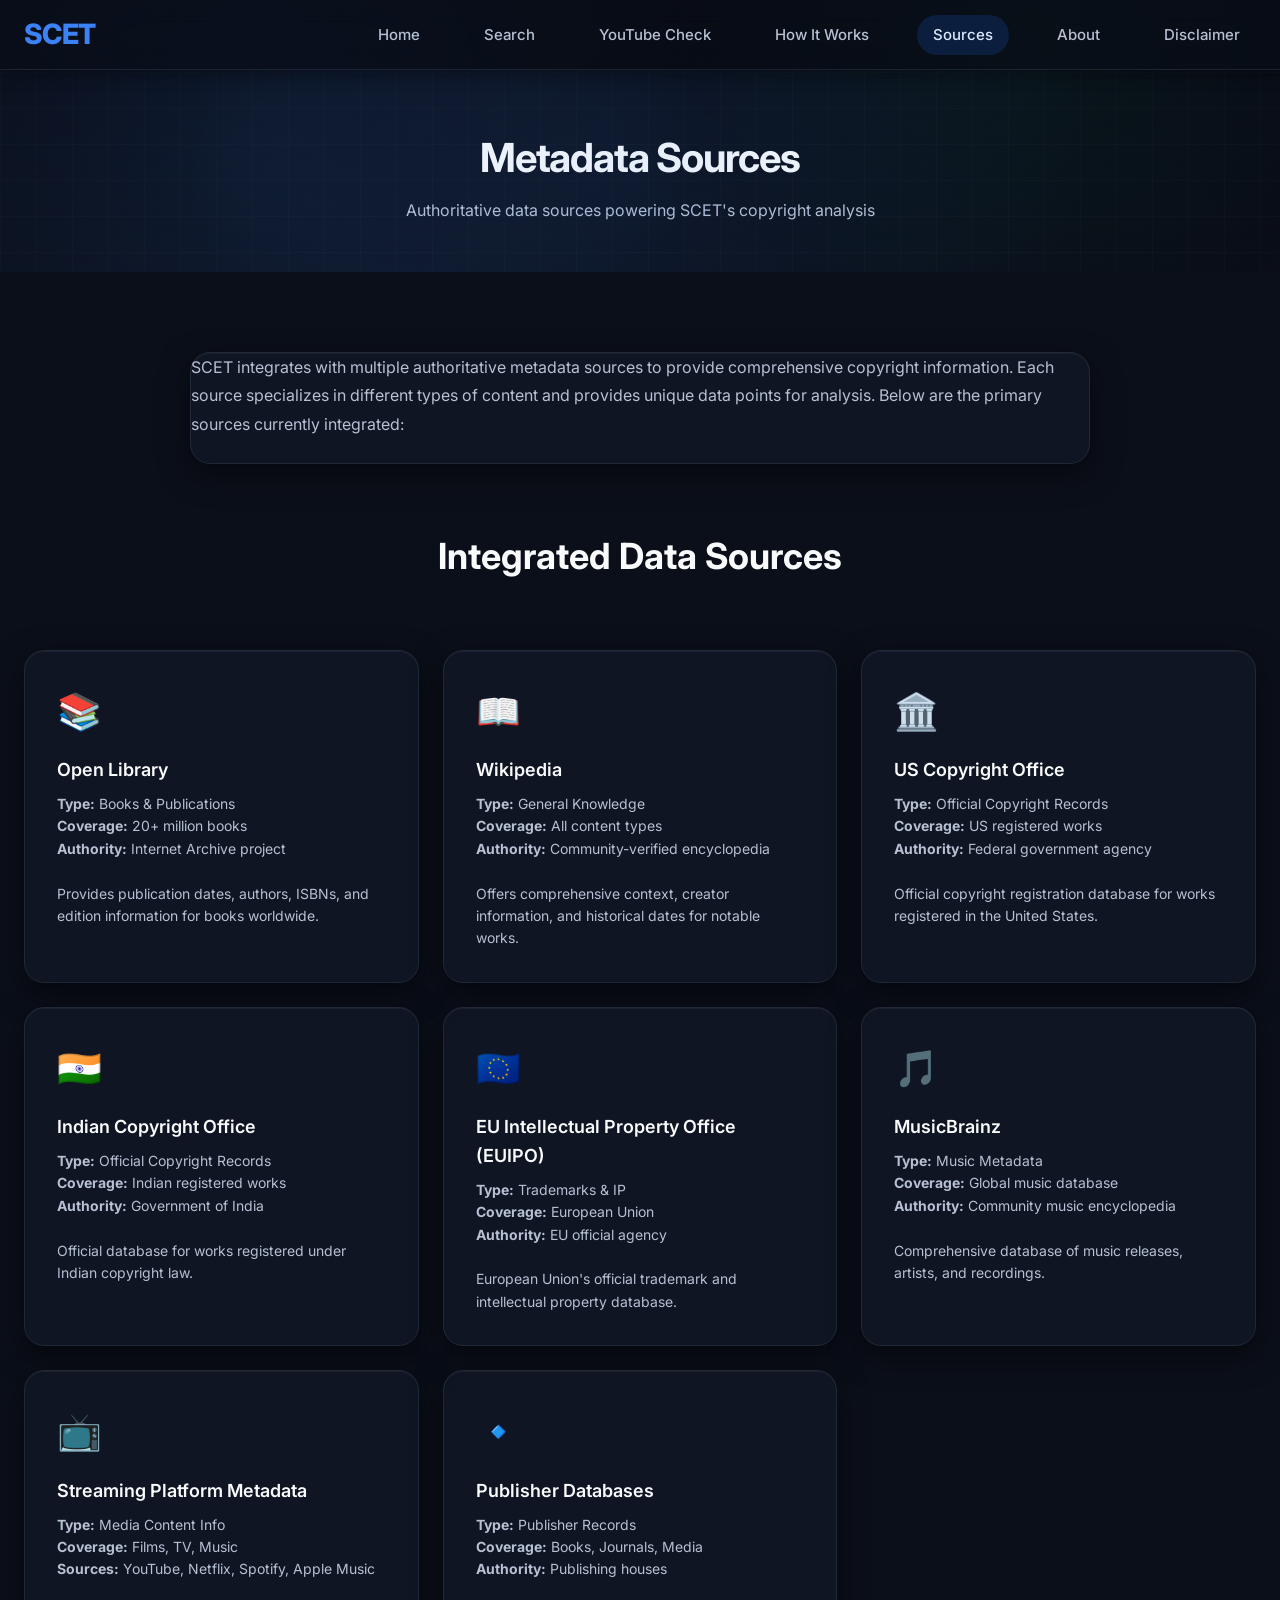
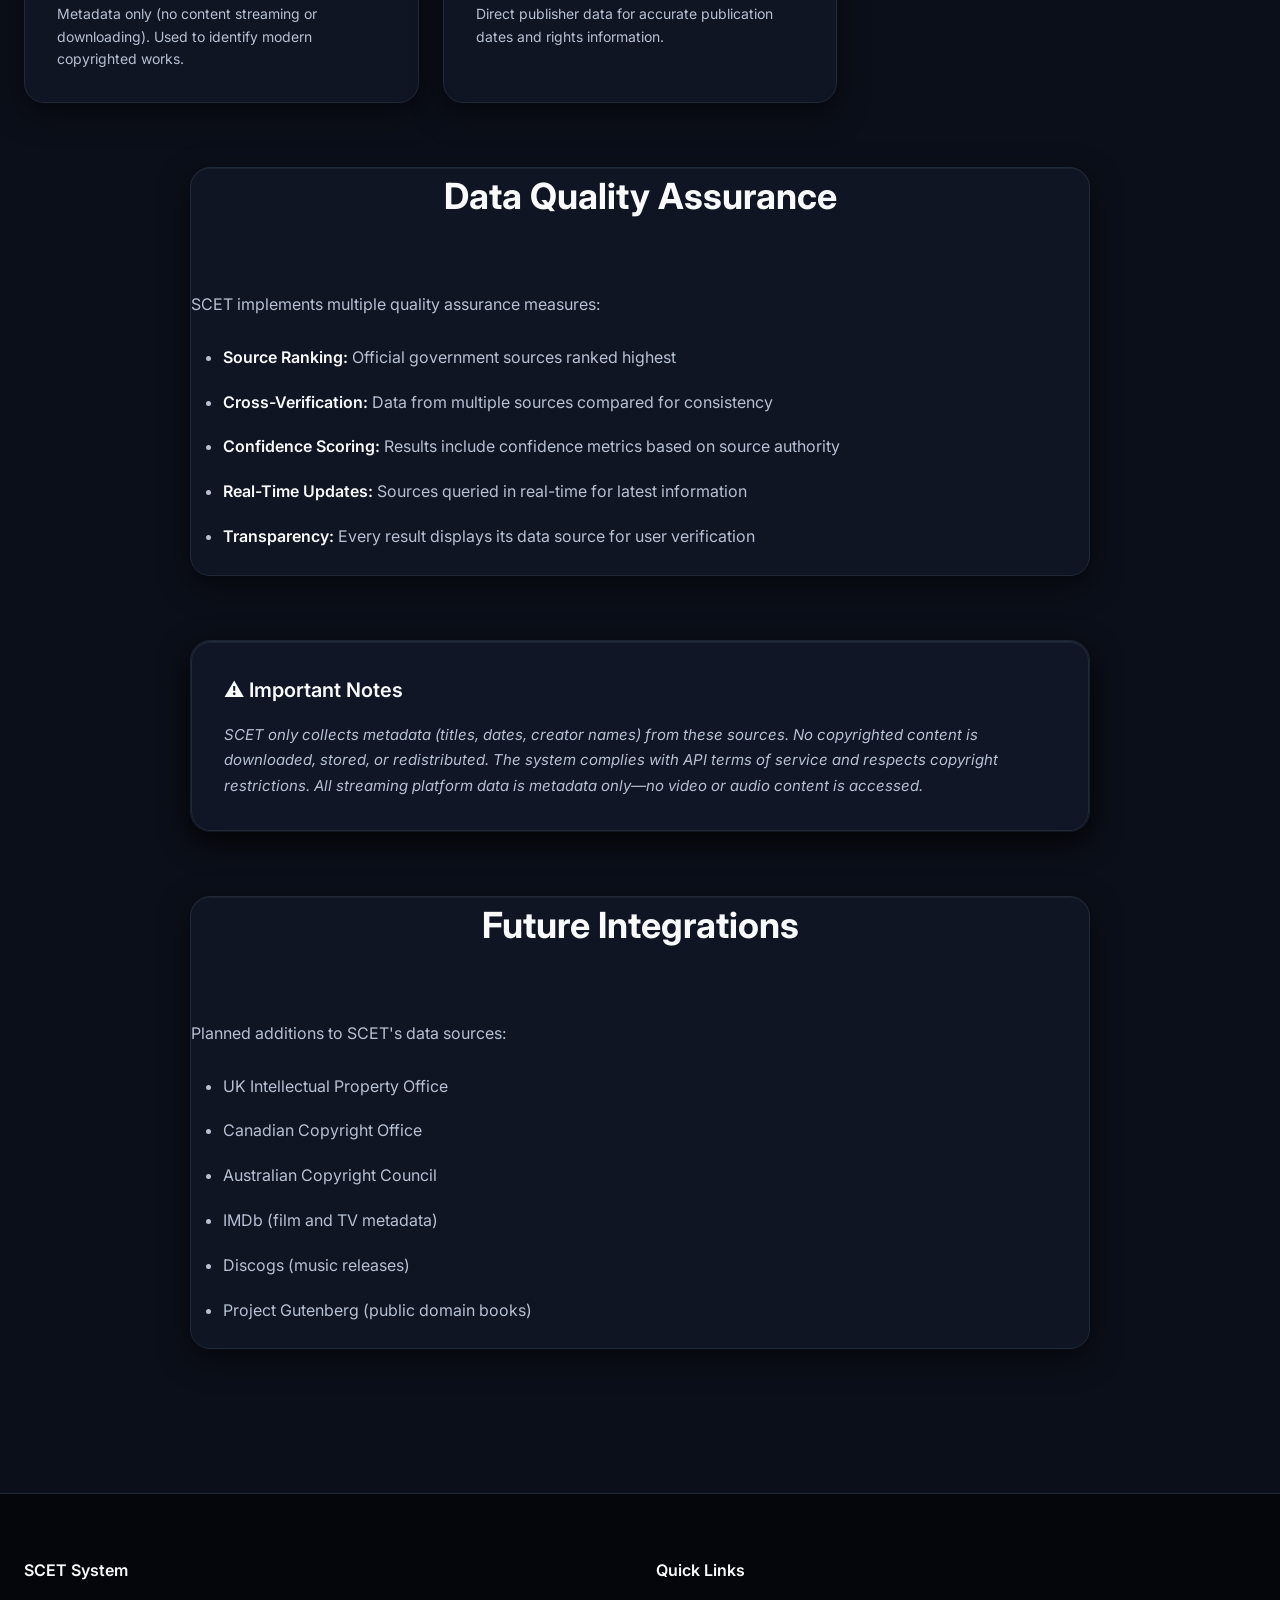
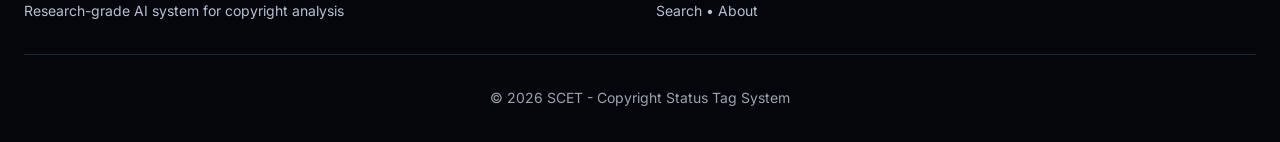
<file: sources.html>
<!DOCTYPE html>
<html lang="en">
<head>
    <meta charset="UTF-8">
    <meta name="viewport" content="width=device-width, initial-scale=1.0">
    <title>Data Sources - SCET</title>
    <link rel="stylesheet" href="css/styles.css?v=4.0.0">
    <link href="https://fonts.googleapis.com/css2?family=Inter:wght@300;400;500;600;700;800&display=swap" rel="stylesheet">
</head>
<body>
    <div class="app-container">
        <!-- Navbar -->
        <header class="header">
            <div class="header-container">
                <div class="logo">
                    <a href="index.html" class="logo-link">
                        <span class="logo-text">SCET</span>
                    </a>
                </div>
                <nav class="nav-links">
                    <a href="index.html" class="nav-link">Home</a>
                    <a href="search.html" class="nav-link">Search</a>
                    <a href="/youtube-check" class="nav-link">YouTube Check</a>
                    <a href="how-it-works.html" class="nav-link">How It Works</a>
                    <a href="sources.html" class="nav-link active">Sources</a>
                    <a href="about.html" class="nav-link">About</a>
                    <a href="disclaimer.html" class="nav-link">Disclaimer</a>
                </nav>
            </div>
        </header>

        <!-- Main Content -->
        <main class="main-content">
            <!-- Page Header -->
            <section class="page-header">
                <div class="container">
                    <h1 class="page-title">Metadata Sources</h1>
                    <p class="page-subtitle">Authoritative data sources powering SCET's copyright analysis</p>
                </div>
            </section>

            <!-- Content -->
            <section class="about-section">
                <div class="container">
                    <div class="content-section">
                        <p class="content-text">
                            SCET integrates with multiple authoritative metadata sources to provide comprehensive copyright 
                            information. Each source specializes in different types of content and provides unique data points 
                            for analysis. Below are the primary sources currently integrated:
                        </p>
                    </div>

                    <h2 class="section-title">Integrated Data Sources</h2>

                    <div class="features-grid">
                        <div class="feature-card">
                            <div class="feature-icon">📚</div>
                            <h4 class="feature-title">Open Library</h4>
                            <p class="feature-text">
                                <strong>Type:</strong> Books & Publications<br>
                                <strong>Coverage:</strong> 20+ million books<br>
                                <strong>Authority:</strong> Internet Archive project<br><br>
                                Provides publication dates, authors, ISBNs, and edition information for books worldwide.
                            </p>
                        </div>

                        <div class="feature-card">
                            <div class="feature-icon">📖</div>
                            <h4 class="feature-title">Wikipedia</h4>
                            <p class="feature-text">
                                <strong>Type:</strong> General Knowledge<br>
                                <strong>Coverage:</strong> All content types<br>
                                <strong>Authority:</strong> Community-verified encyclopedia<br><br>
                                Offers comprehensive context, creator information, and historical dates for notable works.
                            </p>
                        </div>

                        <div class="feature-card">
                            <div class="feature-icon">🏛️</div>
                            <h4 class="feature-title">US Copyright Office</h4>
                            <p class="feature-text">
                                <strong>Type:</strong> Official Copyright Records<br>
                                <strong>Coverage:</strong> US registered works<br>
                                <strong>Authority:</strong> Federal government agency<br><br>
                                Official copyright registration database for works registered in the United States.
                            </p>
                        </div>

                        <div class="feature-card">
                            <div class="feature-icon">🇮🇳</div>
                            <h4 class="feature-title">Indian Copyright Office</h4>
                            <p class="feature-text">
                                <strong>Type:</strong> Official Copyright Records<br>
                                <strong>Coverage:</strong> Indian registered works<br>
                                <strong>Authority:</strong> Government of India<br><br>
                                Official database for works registered under Indian copyright law.
                            </p>
                        </div>

                        <div class="feature-card">
                            <div class="feature-icon">🇪🇺</div>
                            <h4 class="feature-title">EU Intellectual Property Office (EUIPO)</h4>
                            <p class="feature-text">
                                <strong>Type:</strong> Trademarks & IP<br>
                                <strong>Coverage:</strong> European Union<br>
                                <strong>Authority:</strong> EU official agency<br><br>
                                European Union's official trademark and intellectual property database.
                            </p>
                        </div>

                        <div class="feature-card">
                            <div class="feature-icon">🎵</div>
                            <h4 class="feature-title">MusicBrainz</h4>
                            <p class="feature-text">
                                <strong>Type:</strong> Music Metadata<br>
                                <strong>Coverage:</strong> Global music database<br>
                                <strong>Authority:</strong> Community music encyclopedia<br><br>
                                Comprehensive database of music releases, artists, and recordings.
                            </p>
                        </div>

                        <div class="feature-card">
                            <div class="feature-icon">📺</div>
                            <h4 class="feature-title">Streaming Platform Metadata</h4>
                            <p class="feature-text">
                                <strong>Type:</strong> Media Content Info<br>
                                <strong>Coverage:</strong> Films, TV, Music<br>
                                <strong>Sources:</strong> YouTube, Netflix, Spotify, Apple Music<br><br>
                                Metadata only (no content streaming or downloading). Used to identify modern copyrighted works.
                            </p>
                        </div>

                        <div class="feature-card">
                            <div class="feature-icon">🔹</div>
                            <h4 class="feature-title">Publisher Databases</h4>
                            <p class="feature-text">
                                <strong>Type:</strong> Publisher Records<br>
                                <strong>Coverage:</strong> Books, Journals, Media<br>
                                <strong>Authority:</strong> Publishing houses<br><br>
                                Direct publisher data for accurate publication dates and rights information.
                            </p>
                        </div>
                    </div>

                    <div class="content-section">
                        <h2 class="section-title">Data Quality Assurance</h2>
                        <p class="content-text">
                            SCET implements multiple quality assurance measures:
                        </p>
                        <ul class="content-list">
                            <li><strong>Source Ranking:</strong> Official government sources ranked highest</li>
                            <li><strong>Cross-Verification:</strong> Data from multiple sources compared for consistency</li>
                            <li><strong>Confidence Scoring:</strong> Results include confidence metrics based on source authority</li>
                            <li><strong>Real-Time Updates:</strong> Sources queried in real-time for latest information</li>
                            <li><strong>Transparency:</strong> Every result displays its data source for user verification</li>
                        </ul>
                    </div>

                    <div class="content-section">
                        <div class="novelty-card">
                            <h4 class="novelty-title">⚠️ Important Notes</h4>
                            <p class="novelty-text">
                                SCET only collects metadata (titles, dates, creator names) from these sources. 
                                No copyrighted content is downloaded, stored, or redistributed. The system complies 
                                with API terms of service and respects copyright restrictions. All streaming platform 
                                data is metadata only—no video or audio content is accessed.
                            </p>
                        </div>
                    </div>

                    <div class="content-section">
                        <h2 class="section-title">Future Integrations</h2>
                        <p class="content-text">
                            Planned additions to SCET's data sources:
                        </p>
                        <ul class="content-list">
                            <li>UK Intellectual Property Office</li>
                            <li>Canadian Copyright Office</li>
                            <li>Australian Copyright Council</li>
                            <li>IMDb (film and TV metadata)</li>
                            <li>Discogs (music releases)</li>
                            <li>Project Gutenberg (public domain books)</li>
                        </ul>
                    </div>
                </div>
            </section>
        </main>

        <!-- Footer -->
        <footer class="footer">
            <div class="footer-container">
                <div class="footer-content">
                    <div class="footer-section">
                        <h4 class="footer-heading">SCET System</h4>
                        <p class="footer-text">Research-grade AI system for copyright analysis</p>
                    </div>
                    <div class="footer-section">
                        <h4 class="footer-heading">Quick Links</h4>
                        <p class="footer-text">
                            <a href="search.html" style="color: var(--text-secondary); text-decoration: none;">Search</a> • 
                            <a href="about.html" style="color: var(--text-secondary); text-decoration: none;">About</a>
                        </p>
                    </div>
                </div>
                <div class="footer-bottom">
                    <p>&copy; 2026 SCET - Copyright Status Tag System</p>
                </div>
            </div>
        </footer>
    </div>
</body>
</html>
</file>
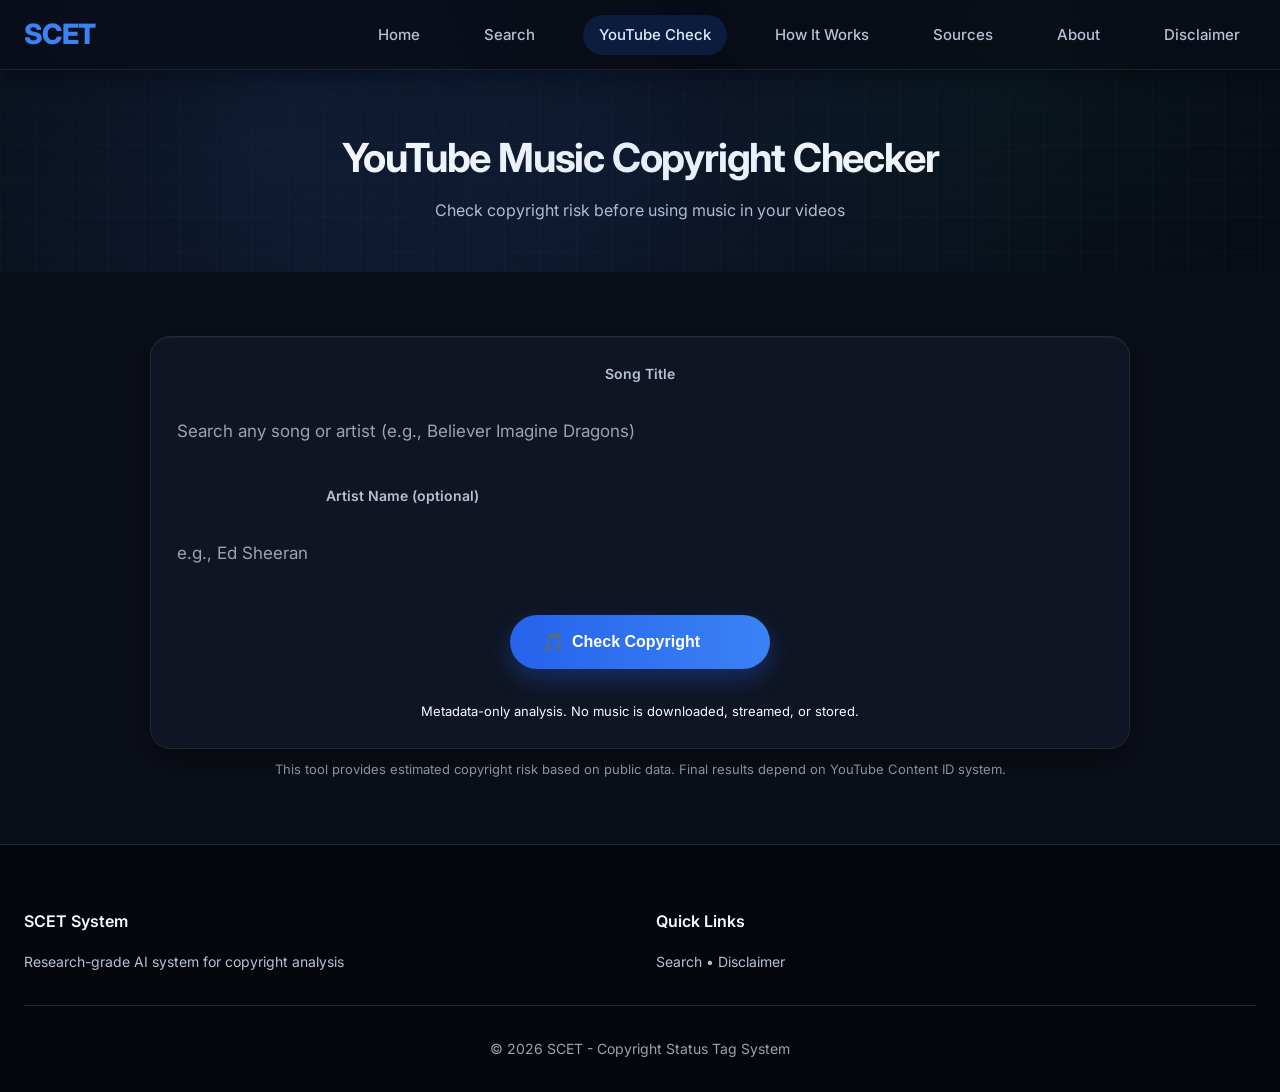
<file: youtube-check.html>
<!DOCTYPE html>
<html lang="en">
<head>
    <meta charset="UTF-8">
    <meta name="viewport" content="width=device-width, initial-scale=1.0">
    <title>YouTube Music Copyright Checker - SCET</title>
    <link rel="stylesheet" href="css/styles.css?v=4.0.0">
    <link href="https://fonts.googleapis.com/css2?family=Inter:wght@300;400;500;600;700;800&display=swap" rel="stylesheet">
</head>
<body>
    <div class="app-container youtube-check-page">
        <header class="header">
            <div class="header-container">
                <div class="logo">
                    <a href="index.html" class="logo-link">
                        <span class="logo-text">SCET</span>
                    </a>
                </div>
                <nav class="nav-links">
                    <a href="index.html" class="nav-link">Home</a>
                    <a href="search.html" class="nav-link">Search</a>
                    <a href="/youtube-check" class="nav-link active">YouTube Check</a>
                    <a href="how-it-works.html" class="nav-link">How It Works</a>
                    <a href="sources.html" class="nav-link">Sources</a>
                    <a href="about.html" class="nav-link">About</a>
                    <a href="disclaimer.html" class="nav-link">Disclaimer</a>
                </nav>
            </div>
        </header>

        <main class="main-content">
            <section class="page-header">
                <div class="container">
                    <h1 class="page-title">YouTube Music Copyright Checker</h1>
                    <p class="page-subtitle">Check copyright risk before using music in your videos</p>
                </div>
            </section>

            <section class="search-section">
                <div class="search-container">
                    <div class="search-box youtube-check-box">
                        <div class="youtube-form-grid">
                            <div class="input-group">
                                <label for="ytSongTitle" class="input-label">Song Title</label>
                                <input
                                    type="text"
                                    id="ytSongTitle"
                                    class="search-input"
                                    placeholder="Search any song or artist (e.g., Believer Imagine Dragons)"
                                    autocomplete="off"
                                    required
                                >
                            </div>
                            <div class="input-group">
                                <label for="ytArtistName" class="input-label">Artist Name (optional)</label>
                                <input
                                    type="text"
                                    id="ytArtistName"
                                    class="search-input"
                                    placeholder="e.g., Ed Sheeran"
                                    autocomplete="off"
                                >
                            </div>
                        </div>
                        <div class="youtube-check-actions">
                            <button id="ytCheckBtn" class="search-btn youtube-check-btn">
                                <span class="btn-icon">🎵</span>
                                <span class="btn-text">Check Copyright</span>
                            </button>
                        </div>
                        <p class="youtube-legal-note">
                            Metadata-only analysis. No music is downloaded, streamed, or stored.
                        </p>
                    </div>

                    <div id="ytLoading" class="loading hidden">
                        <div class="spinner"></div>
                        <span>Analyzing metadata...</span>
                    </div>

                    <div id="ytError" class="correction-notice hidden"></div>
                    <p class="youtube-disclaimer-note">This tool provides estimated copyright risk based on public data. Final results depend on YouTube Content ID system.</p>
                </div>
            </section>

            <section id="ytResultSection" class="smart-tag-section hidden">
                <div class="container">
                    <h3 class="section-heading">Music Risk Assessment</h3>
                    <div id="ytResultCard" class="music-result-card"></div>
                </div>
            </section>
        </main>

        <footer class="footer">
            <div class="footer-container">
                <div class="footer-content">
                    <div class="footer-section">
                        <h4 class="footer-heading">SCET System</h4>
                        <p class="footer-text">Research-grade AI system for copyright analysis</p>
                    </div>
                    <div class="footer-section">
                        <h4 class="footer-heading">Quick Links</h4>
                        <p class="footer-text">
                            <a href="search.html" style="color: var(--text-secondary); text-decoration: none;">Search</a> •
                            <a href="disclaimer.html" style="color: var(--text-secondary); text-decoration: none;">Disclaimer</a>
                        </p>
                    </div>
                </div>
                <div class="footer-bottom">
                    <p>&copy; 2026 SCET - Copyright Status Tag System</p>
                </div>
            </div>
        </footer>
    </div>

    <script src="js/youtube-check.js"></script>
</body>
</html>
</file>
<file: css/styles.css>
/* SCET - Presson Template Redesign v4.0 */
/* Modern SaaS Style - Clean, Minimal, Professional */

/* ============================================
   RESET & BASE STYLES
   ============================================ */

* {
    margin: 0;
    padding: 0;
    box-sizing: border-box;
}

:root {
    /* Dark Theme Color Scheme */
    --primary-color: #3b82f6;
    --primary-dark: #2563eb;
    --primary-light: #60a5fa;
    --text-primary: #f9fafb;
    --text-secondary: #d1d5db;
    --text-tertiary: #9ca3af;
    
    /* Dark Backgrounds */
    --bg-dark: #0f172a;
    --bg-dark-secondary: #1e293b;
    --bg-dark-tertiary: #334155;
    --bg-card: #1e293b;
    --bg-card-hover: #334155;
    
    --border-color: #334155;
    --border-light: #475569;
    
    /* Status Colors */
    --success-color: #10b981;
    --warning-color: #f59e0b;
    --danger-color: #ef4444;
    
    /* Shadows - Enhanced for dark theme */
    --shadow-sm: 0px 1px 3px rgba(0, 0, 0, 0.3);
    --shadow-md: 0px 4px 16px rgba(0, 0, 0, 0.4);
    --shadow-lg: 0px 4px 20px rgba(0, 0, 0, 0.5);
    --shadow-xl: 0px 8px 30px rgba(0, 0, 0, 0.6);
    --shadow-glow: 0 0 20px rgba(59, 130, 246, 0.3);
    
    /* Border Radius */
    --radius-sm: 8px;
    --radius-md: 12px;
    --radius-lg: 16px;
    --radius-xl: 24px;
    --radius-full: 9999px;
    
    /* Spacing Scale (8px grid) */
    --space-1: 8px;
    --space-2: 16px;
    --space-3: 24px;
    --space-4: 32px;
    --space-5: 40px;
    --space-6: 48px;
    --space-8: 64px;
    --space-10: 80px;
    --space-12: 96px;
}

body {
    font-family: 'Inter', -apple-system, BlinkMacSystemFont, 'Segoe UI', 'Roboto', 'Helvetica Neue', sans-serif;
    background: linear-gradient(135deg, #0f172a 0%, #1e293b 50%, #334155 100%);
    color: var(--text-primary);
    line-height: 1.6;
    -webkit-font-smoothing: antialiased;
    -moz-osx-font-smoothing: grayscale;
    overflow-x: hidden;
    min-height: 100vh;
}

.app-container {
    min-height: 100vh;
    display: flex;
    flex-direction: column;
}

/* ============================================
   NAVBAR (70px height)
   ============================================ */

.header {
    position: sticky;
    top: 0;
    z-index: 100;
    background: rgba(30, 41, 59, 0.95);
    backdrop-filter: blur(12px);
    border-bottom: 1px solid var(--border-color);
    box-shadow: var(--shadow-md);
    height: 70px;
}

.header-container {
    max-width: 1280px;
    margin: 0 auto;
    padding: 0 var(--space-3);
    height: 100%;
    display: flex;
    align-items: center;
    justify-content: space-between;
}

.logo {
    display: flex;
    align-items: center;
}

.logo-link {
    text-decoration: none;
    color: inherit;
    display: flex;
    align-items: center;
}

.logo-text {
    font-size: 28px;
    font-weight: 800;
    color: var(--primary-color);
    letter-spacing: -0.02em;
}

.nav-links {
    display: flex;
    gap: var(--space-4);
    align-items: center;
}

.nav-link {
    font-size: 15px;
    font-weight: 500;
    color: var(--text-secondary);
    text-decoration: none;
    padding: 8px 16px;
    border-radius: var(--radius-sm);
    transition: all 0.2s ease;
}

.nav-link:hover {
    color: var(--primary-light);
    background: var(--bg-dark-tertiary);
}

.nav-link.active {
    color: var(--primary-light);
    background: var(--bg-dark-tertiary);
}

/* ============================================
   PAGE HEADER (for internal pages)
   ============================================ */

.page-header {
    padding: var(--space-8) var(--space-3) var(--space-6);
    text-align: center;
    background: linear-gradient(180deg, rgba(15, 23, 42, 0.5) 0%, rgba(30, 41, 59, 0.8) 100%);
    position: relative;
}

.page-header::before {
    content: '';
    position: absolute;
    top: 0;
    left: 0;
    right: 0;
    bottom: 0;
    background: radial-gradient(circle at 50% 50%, rgba(59, 130, 246, 0.1) 0%, transparent 70%);
    pointer-events: none;
}

.page-title {
    font-size: 40px;
    font-weight: 700;
    line-height: 1.2;
    color: var(--text-primary);
    margin-bottom: var(--space-2);
    letter-spacing: -0.02em;
}

.page-subtitle {
    font-size: 16px;
    color: var(--text-secondary);
    line-height: 1.6;
    max-width: 700px;
    margin: 0 auto;
}

/* ============================================
   MAIN CONTENT
   ============================================ */

.main-content {
    flex: 1;
}

/* ============================================
   HERO SECTION
   ============================================ */

.hero {
    padding: var(--space-12) var(--space-3) var(--space-8);
    text-align: center;
    background: linear-gradient(180deg, rgba(15, 23, 42, 0.5) 0%, rgba(30, 41, 59, 0.8) 100%);
    position: relative;
}

.hero::before {
    content: '';
    position: absolute;
    top: 0;
    left: 0;
    right: 0;
    bottom: 0;
    background: radial-gradient(circle at 50% 50%, rgba(59, 130, 246, 0.1) 0%, transparent 70%);
    pointer-events: none;
}

.hero-container {
    max-width: 900px;
    margin: 0 auto;
}

.hero-title {
    font-size: 48px;
    font-weight: 700;
    line-height: 1.2;
    color: var(--text-primary);
    margin-bottom: var(--space-3);
    letter-spacing: -0.02em;
}

.hero-subtitle {
    font-size: 18px;
    color: var(--text-secondary);
    line-height: 1.6;
    max-width: 700px;
    margin: 0 auto;
}

/* Home Page - Enhanced Hero */
.hero-title-large {
    font-size: 56px;
    font-weight: 800;
    line-height: 1.15;
    color: var(--text-primary);
    margin-bottom: var(--space-4);
    letter-spacing: -0.03em;
    animation: fadeInUp 0.6s ease-out;
}

.hero-subtitle-large {
    font-size: 20px;
    color: var(--text-secondary);
    line-height: 1.7;
    max-width: 800px;
    margin: 0 auto;
    font-weight: 400;
    animation: fadeInUp 0.6s ease-out 0.2s backwards;
}

@keyframes fadeInUp {
    from {
        opacity: 0;
        transform: translateY(20px);
    }
    to {
        opacity: 1;
        transform: translateY(0);
    }
}

/* ============================================
   SEARCH SECTION
   ============================================ */

.search-section {
    padding: var(--space-8) var(--space-3);
    background: var(--bg-dark);
}

.search-container {
    max-width: 900px;
    margin: 0 auto;
}

.search-box {
    margin-bottom: var(--space-4);
}

.search-input-wrapper {
    position: relative;
    display: flex;
    align-items: center;
    gap: 12px;
    background: var(--bg-card);
    border: 1px solid var(--border-color);
    border-radius: 30px;
    padding: 5px 5px 5px 20px;
    box-shadow: var(--shadow-lg);
    transition: all 0.2s ease;
}

.search-input-wrapper:focus-within {
    box-shadow: var(--shadow-glow), var(--shadow-xl);
    border-color: var(--primary-color);
}

.search-input {
    flex: 1;
    border: none;
    outline: none;
    font-size: 16px;
    color: var(--text-primary);
    background: transparent;
    padding: 18px 0;
    font-family: inherit;
}

.search-input::placeholder {
    color: var(--text-tertiary);
}

.search-btn {
    background: var(--primary-color);
    color: white;
    border: none;
    border-radius: 25px;
    padding: 0 32px;
    height: 50px;
    font-size: 16px;
    font-weight: 600;
    cursor: pointer;
    display: flex;
    align-items: center;
    gap: 8px;
    transition: all 0.2s ease;
    white-space: nowrap;
}

.search-btn:hover {
    background: var(--primary-dark);
    transform: translateY(-1px);
    box-shadow: 0 4px 12px rgba(37, 99, 235, 0.3);
}

.search-btn:active {
    transform: translateY(0);
}

.btn-icon {
    font-size: 18px;
}

.btn-text {
    font-weight: 600;
}

/* Search Options */
.search-options {
    display: flex;
    gap: var(--space-2);
    margin-top: var(--space-3);
    flex-wrap: wrap;
}

.filter-select {
    flex: 1;
    min-width: 200px;
    padding: 12px 16px;
    border: 1px solid var(--border-color);
    border-radius: var(--radius-md);
    font-size: 14px;
    font-family: inherit;
    color: var(--text-primary);
    background: var(--bg-card);
    cursor: pointer;
    transition: all 0.2s ease;
}

.filter-select:hover {
    border-color: var(--primary-color);
    background: var(--bg-card-hover);
}

.filter-select:focus {
    outline: none;
    border-color: var(--primary-color);
    box-shadow: 0 0 0 3px rgba(59, 130, 246, 0.2);
}

/* Home Page - Enhanced Search Section */
.search-section-home {
    padding: var(--space-10) var(--space-3) var(--space-12);
    background: var(--bg-dark);
}

.search-box-prominent {
    background: var(--bg-card);
    border: 1px solid var(--border-color);
    border-radius: var(--radius-xl);
    padding: var(--space-6);
    box-shadow: var(--shadow-xl), 0 0 60px rgba(59, 130, 246, 0.08);
    max-width: 1000px;
    margin: 0 auto;
    animation: fadeInUp 0.6s ease-out 0.4s backwards;
}

.search-powered-text {
    text-align: center;
    margin-top: var(--space-3);
    font-size: 14px;
    color: var(--text-tertiary);
    font-style: italic;
}

/* Feature Highlights Section */
.feature-highlights-section {
    padding: var(--space-12) var(--space-3);
    background: var(--bg-dark-secondary);
}

.feature-highlights-grid {
    display: grid;
    grid-template-columns: repeat(auto-fit, minmax(280px, 1fr));
    gap: var(--space-4);
    max-width: 1200px;
    margin: 0 auto;
}

.feature-highlight-card {
    background: var(--bg-card);
    border: 1px solid var(--border-color);
    border-radius: var(--radius-lg);
    padding: var(--space-5);
    text-align: center;
    transition: all 0.3s ease;
}

.feature-highlight-card:hover {
    transform: translateY(-4px);
    box-shadow: var(--shadow-glow), var(--shadow-xl);
    border-color: var(--primary-color);
    background: var(--bg-card-hover);
}

.feature-highlight-icon {
    font-size: 48px;
    margin-bottom: var(--space-3);
    display: block;
}

.feature-highlight-title {
    font-size: 20px;
    font-weight: 600;
    color: var(--text-primary);
    margin-bottom: var(--space-2);
}

.feature-highlight-text {
    font-size: 15px;
    color: var(--text-secondary);
    line-height: 1.6;
}

/* Status Examples Section */
.status-examples-section {
    padding: var(--space-12) var(--space-3);
    background: var(--bg-dark);
}

.status-examples-title {
    font-size: 32px;
    font-weight: 700;
    text-align: center;
    color: var(--text-primary);
    margin-bottom: var(--space-6);
}

.status-examples-grid {
    display: grid;
    grid-template-columns: repeat(auto-fit, minmax(300px, 1fr));
    gap: var(--space-4);
    max-width: 1200px;
    margin: 0 auto;
}

.status-example-item {
    background: var(--bg-card);
    border: 1px solid var(--border-color);
    border-radius: var(--radius-lg);
    padding: var(--space-5);
    text-align: center;
    transition: all 0.2s ease;
}

.status-example-item:hover {
    border-color: var(--primary-color);
    box-shadow: var(--shadow-md);
}

.status-example-badge {
    display: inline-block;
    padding: 10px 20px;
    border-radius: var(--radius-full);
    font-size: 15px;
    font-weight: 700;
    margin-bottom: var(--space-3);
    letter-spacing: 0.5px;
}

.status-example-badge.badge-protected {
    background: rgba(239, 68, 68, 0.15);
    color: #fca5a5;
    border: 2px solid rgba(239, 68, 68, 0.4);
}

.status-example-badge.badge-public {
    background: rgba(16, 185, 129, 0.15);
    color: #6ee7b7;
    border: 2px solid rgba(16, 185, 129, 0.4);
}

.status-example-badge.badge-unknown {
    background: rgba(245, 158, 11, 0.15);
    color: #fcd34d;
    border: 2px solid rgba(245, 158, 11, 0.4);
}

.status-example-desc {
    font-size: 15px;
    color: var(--text-secondary);
    line-height: 1.6;
}

/* Call to Action Section */
.cta-section {
    padding: var(--space-16) var(--space-3);
    background: linear-gradient(135deg, rgba(59, 130, 246, 0.08) 0%, rgba(37, 99, 235, 0.04) 100%);
    position: relative;
    overflow: hidden;
}

.cta-section::before {
    content: '';
    position: absolute;
    top: -50%;
    right: -20%;
    width: 600px;
    height: 600px;
    background: radial-gradient(circle, rgba(59, 130, 246, 0.15) 0%, transparent 70%);
    pointer-events: none;
}

.cta-content {
    max-width: 800px;
    margin: 0 auto;
    text-align: center;
    position: relative;
    z-index: 1;
}

.cta-title {
    font-size: 40px;
    font-weight: 700;
    color: var(--text-primary);
    margin-bottom: var(--space-3);
    line-height: 1.2;
}

.cta-subtitle {
    font-size: 18px;
    color: var(--text-secondary);
    margin-bottom: var(--space-6);
    line-height: 1.6;
}

.cta-button {
    display: inline-block;
    background: var(--primary-color);
    color: white;
    border: none;
    border-radius: var(--radius-full);
    padding: 18px 48px;
    font-size: 18px;
    font-weight: 600;
    cursor: pointer;
    transition: all 0.3s ease;
    font-family: inherit;
    box-shadow: 0 4px 20px rgba(59, 130, 246, 0.3);
}

.cta-button:hover {
    background: var(--primary-dark);
    transform: translateY(-2px);
    box-shadow: 0 6px 30px rgba(59, 130, 246, 0.4);
}

.cta-button:active {
    transform: translateY(0);
}

/* ============================================
   CORRECTION NOTICE
   ============================================ */

.correction-notice {
    background: var(--bg-card);
    border: 1px solid var(--border-color);
    border-radius: var(--radius-md);
    padding: var(--space-2);
    margin-top: var(--space-2);
    font-size: 14px;
    color: var(--text-secondary);
}

.correction-notice a {
    color: var(--primary-color);
    font-weight: 600;
    text-decoration: none;
}

.correction-notice a:hover {
    text-decoration: underline;
}

/* ============================================
   LOADING INDICATOR
   ============================================ */

.loading {
    display: flex;
    align-items: center;
    justify-content: center;
    gap: var(--space-2);
    padding: var(--space-4);
    background: var(--bg-card);
    border: 1px solid var(--border-color);
    border-radius: var(--radius-lg);
    box-shadow: var(--shadow-md);
    margin-top: var(--space-3);
}

.spinner {
    width: 24px;
    height: 24px;
    border: 3px solid var(--border-color);
    border-top-color: var(--primary-color);
    border-radius: 50%;
    animation: spin 0.8s linear infinite;
}

@keyframes spin {
    to { transform: rotate(360deg); }
}

/* ============================================
   AI EXPLANATION
   ============================================ */

.ai-explanation {
    background: linear-gradient(135deg, rgba(59, 130, 246, 0.15) 0%, rgba(37, 99, 235, 0.1) 100%);
    border: 1px solid rgba(59, 130, 246, 0.3);
    border-radius: var(--radius-lg);
    padding: var(--space-3);
    margin-top: var(--space-3);
    display: flex;
    gap: var(--space-2);
    align-items: start;
}

.ai-icon {
    font-size: 24px;
}

.ai-explanation p {
    color: var(--text-primary);
    font-size: 14px;
    line-height: 1.6;
}

/* ============================================
   SEARCH RESULTS
   ============================================ */

.search-results {
    margin-top: var(--space-4);
}

.results-container {
    display: grid;
    grid-template-columns: 1fr 320px;
    gap: var(--space-4);
    align-items: start;
}

.results-main {
    min-width: 0;
}

.results-heading {
    font-size: 24px;
    font-weight: 700;
    color: var(--text-primary);
    margin-bottom: var(--space-3);
}

.results-list {
    display: flex;
    flex-direction: column;
    gap: var(--space-2);
}

/* Result Card - Presson Style */
.result-card {
    background: var(--bg-card);
    border-radius: var(--radius-lg);
    padding: var(--space-3);
    box-shadow: var(--shadow-md);
    cursor: pointer;
    transition: all 0.2s ease;
    border: 2px solid var(--border-color);
    position: relative;
    overflow: hidden;
}

.result-card::before {
    content: '';
    position: absolute;
    top: 0;
    left: 0;
    width: 4px;
    height: 100%;
    background: linear-gradient(180deg, var(--primary-color) 0%, var(--primary-dark) 100%);
    opacity: 0;
    transition: opacity 0.2s ease;
}

.result-card:hover::before {
    opacity: 1;
}

.result-card:hover {
    transform: translateY(-2px);
    box-shadow: var(--shadow-glow), var(--shadow-lg);
    border-color: var(--primary-color);
    background: var(--bg-card-hover);
}

.result-header {
    display: flex;
    justify-content: space-between;
    align-items: start;
    margin-bottom: var(--space-2);
}

.result-title {
    font-size: 18px;
    font-weight: 600;
    color: var(--text-primary);
    margin-bottom: 4px;
}

.result-creator {
    font-size: 14px;
    color: var(--text-secondary);
}

.result-meta {
    display: flex;
    gap: var(--space-2);
    flex-wrap: wrap;
    margin-top: var(--space-2);
    align-items: center;
}

.result-year,
.result-type,
.result-source {
    display: inline-flex;
    align-items: center;
    gap: 4px;
    font-size: 13px;
    color: var(--text-secondary);
    padding: 4px 10px;
    background: var(--bg-dark-tertiary);
    border-radius: var(--radius-sm);
    border: 1px solid var(--border-color);
}

.result-badge {
    display: inline-flex;
    align-items: center;
    gap: 4px;
    padding: 6px 14px;
    border-radius: var(--radius-full);
    font-size: 12px;
    font-weight: 600;
    border: 1px solid transparent;
}

.badge-protected {
    background: rgba(239, 68, 68, 0.15);
    color: #fca5a5;
    border-color: rgba(239, 68, 68, 0.3);
}

.badge-public {
    background: rgba(16, 185, 129, 0.15);
    color: #6ee7b7;
    border-color: rgba(16, 185, 129, 0.3);
}

.badge-unknown {
    background: rgba(156, 163, 175, 0.15);
    color: var(--text-tertiary);
    border-color: var(--border-color);
}

.similarity-score {
    display: inline-flex;
    align-items: center;
    gap: 4px;
    padding: 6px 14px;
    border-radius: var(--radius-full);
    font-size: 12px;
    font-weight: 600;
    background: rgba(59, 130, 246, 0.15);
    color: #93c5fd;
    border: 1px solid rgba(59, 130, 246, 0.3);
}

/* ============================================
   QUICK SEARCHES BOX
   ============================================ */

.quick-searches-box {
    position: sticky;
    top: 90px;
    background: var(--bg-card);
    border: 1px solid var(--border-color);
    border-radius: var(--radius-lg);
    padding: var(--space-3);
    box-shadow: var(--shadow-md);
}

.quick-searches-title {
    font-size: 18px;
    font-weight: 600;
    color: var(--text-primary);
    margin-bottom: var(--space-2);
    display: flex;
    align-items: center;
    gap: 8px;
}

.quick-searches-subtitle {
    font-size: 14px;
    font-weight: 600;
    color: var(--text-secondary);
    margin-bottom: var(--space-2);
    text-transform: uppercase;
    letter-spacing: 0.5px;
}

.quick-searches-grid {
    display: flex;
    flex-direction: column;
    gap: var(--space-1);
}

.quick-search-btn {
    background: var(--bg-dark-tertiary);
    border: 1px solid var(--border-color);
    border-radius: var(--radius-sm);
    padding: 10px 14px;
    font-size: 14px;
    font-weight: 500;
    color: var(--text-primary);
    cursor: pointer;
    transition: all 0.2s ease;
    text-align: left;
    font-family: inherit;
    display: flex;
    align-items: center;
    gap: 8px;
}

.quick-search-btn:hover {
    background: var(--bg-card-hover);
    border-color: var(--primary-color);
    color: var(--primary-light);
    transform: translateX(4px);
}

.quick-searches-divider {
    height: 1px;
    background: var(--border-color);
    margin: var(--space-3) 0;
}

.category-buttons {
    display: grid;
    grid-template-columns: 1fr 1fr;
    gap: var(--space-1);
}

.category-btn {
    background: linear-gradient(135deg, var(--primary-color) 0%, var(--primary-dark) 100%);
    border: none;
    border-radius: var(--radius-sm);
    padding: 10px 12px;
    font-size: 13px;
    font-weight: 600;
    color: white;
    cursor: pointer;
    transition: all 0.2s ease;
    text-align: center;
    font-family: inherit;
}

.category-btn:hover {
    transform: translateY(-2px);
    box-shadow: 0 4px 12px rgba(59, 130, 246, 0.4);
}

/* ============================================
   SUGGESTIONS
   ============================================ */

.suggestions {
    margin-top: var(--space-3);
    padding: var(--space-2);
    background: var(--bg-card);
    border: 1px solid var(--border-color);
    border-radius: var(--radius-md);
    font-size: 14px;
    color: var(--text-secondary);
}

.suggestions span {
    margin-right: var(--space-1);
}

#suggestionsList {
    display: inline-flex;
    gap: var(--space-1);
    flex-wrap: wrap;
}

/* ============================================
   SMART TAG SECTION
   ============================================ */

.smart-tag-section {
    padding: var(--space-8) var(--space-3);
    background: var(--bg-dark-secondary);
}

.container {
    max-width: 1280px;
    margin: 0 auto;
}

.section-heading {
    font-size: 28px;
    font-weight: 700;
    color: var(--text-primary);
    margin-bottom: var(--space-4);
    text-align: center;
}

.smart-tag-container {
    background: var(--bg-card);
    border-radius: var(--radius-lg);
    padding: var(--space-4);
    box-shadow: var(--shadow-md);
    border: 1px solid var(--border-color);
}

/* ============================================
   ABOUT SECTION
   ============================================ */

.about-section {
    padding: var(--space-10) var(--space-3);
    background: var(--bg-dark);
}

.section-title {
    font-size: 36px;
    font-weight: 700;
    text-align: center;
    color: var(--text-primary);
    margin-bottom: var(--space-8);
}

.features-grid {
    display: grid;
    grid-template-columns: repeat(auto-fit, minmax(300px, 1fr));
    gap: var(--space-3);
    margin-bottom: var(--space-8);
}

.feature-card {
    background: var(--bg-card);
    border: 1px solid var(--border-color);
    border-radius: var(--radius-lg);
    padding: var(--space-4);
    transition: all 0.2s ease;
}

.feature-card:hover {
    transform: translateY(-2px);
    box-shadow: var(--shadow-glow), var(--shadow-md);
    border-color: var(--primary-color);
    background: var(--bg-card-hover);
}

.feature-icon {
    font-size: 36px;
    margin-bottom: var(--space-2);
    display: block;
}

.feature-title {
    font-size: 18px;
    font-weight: 600;
    color: var(--text-primary);
    margin-bottom: var(--space-1);
}

.feature-text {
    font-size: 14px;
    color: var(--text-secondary);
    line-height: 1.6;
}

.novelty-card {
    background: linear-gradient(135deg, rgba(59, 130, 246, 0.1) 0%, rgba(37, 99, 235, 0.05) 100%);
    border: 1px solid var(--primary-color);
    border-radius: var(--radius-lg);
    padding: var(--space-4);
    max-width: 900px;
    margin: 0 auto;
}

.novelty-title {
    font-size: 20px;
    font-weight: 600;
    color: var(--text-primary);
    margin-bottom: var(--space-2);
}

.novelty-text {
    font-size: 15px;
    color: var(--text-secondary);
    line-height: 1.7;
    font-style: italic;
}

/* ============================================
   CONTENT SECTIONS (for internal pages)
   ============================================ */

.content-section {
    max-width: 900px;
    margin: 0 auto var(--space-8);
}

.content-text {
    font-size: 16px;
    color: var(--text-secondary);
    line-height: 1.8;
    margin-bottom: var(--space-3);
}

.content-list {
    font-size: 16px;
    color: var(--text-secondary);
    line-height: 1.8;
    margin-left: var(--space-4);
    margin-bottom: var(--space-3);
}

.content-list li {
    margin-bottom: var(--space-2);
}

.content-list strong {
    color: var(--text-primary);
    font-weight: 600;
}

/* ============================================
   FOOTER
   ============================================ */

.footer {
    background: var(--bg-dark-secondary);
    border-top: 1px solid var(--border-color);
    padding: var(--space-8) var(--space-3) var(--space-4);
}

.footer-container {
    max-width: 1280px;
    margin: 0 auto;
}

.footer-content {
    display: grid;
    grid-template-columns: repeat(auto-fit, minmax(250px, 1fr));
    gap: var(--space-4);
    margin-bottom: var(--space-4);
}

.footer-section {
    display: flex;
    flex-direction: column;
    gap: var(--space-1);
}

.footer-heading {
    font-size: 16px;
    font-weight: 600;
    color: var(--text-primary);
    margin-bottom: var(--space-1);
}

.footer-text {
    font-size: 14px;
    color: var(--text-secondary);
    line-height: 1.6;
}

.footer-link {
    font-size: 14px;
    color: var(--text-secondary);
    text-decoration: none;
    transition: color 0.2s ease;
}

.footer-link:hover {
    color: var(--primary-color);
}

.footer-bottom {
    text-align: center;
    padding-top: var(--space-4);
    border-top: 1px solid var(--border-color);
}

.footer-bottom p {
    font-size: 14px;
    color: var(--text-tertiary);
}

/* ============================================
   UTILITY CLASSES
   ============================================ */

.hidden {
    display: none !important;
}

/* ============================================
   REPORT PAGE STYLES
   ============================================ */

.report-card {
    background: var(--bg-card);
    border: 1px solid var(--border-color);
    border-radius: var(--radius-lg);
    padding: var(--space-6);
    max-width: 1000px;
    margin: 0 auto;
}

.report-header {
    display: flex;
    justify-content: space-between;
    align-items: flex-start;
    margin-bottom: var(--space-4);
    padding-bottom: var(--space-4);
    border-bottom: 1px solid var(--border-color);
}

.report-title-section {
    flex: 1;
}

.report-work-title {
    font-size: 32px;
    font-weight: 700;
    color: var(--text-primary);
    margin-bottom: var(--space-1);
}

.report-creator {
    font-size: 18px;
    color: var(--text-secondary);
    font-weight: 500;
}

.report-status-badge .badge {
    font-size: 14px;
    padding: 8px 16px;
}

.report-metadata {
    display: grid;
    grid-template-columns: repeat(auto-fit, minmax(200px, 1fr));
    gap: var(--space-3);
    margin-bottom: var(--space-4);
    padding: var(--space-3);
    background: var(--bg-dark-tertiary);
    border-radius: var(--radius-md);
}

.report-meta-item {
    display: flex;
    flex-direction: column;
    gap: var(--space-1);
}

.meta-label {
    font-size: 13px;
    color: var(--text-secondary);
    font-weight: 500;
}

.meta-value {
    font-size: 16px;
    color: var(--text-primary);
    font-weight: 600;
}

.report-section {
    margin-bottom: var(--space-4);
    padding-bottom: var(--space-4);
    border-bottom: 1px solid var(--border-color);
}

.report-section:last-child {
    border-bottom: none;
    padding-bottom: 0;
    margin-bottom: 0;
}

.report-section-title {
    font-size: 20px;
    font-weight: 600;
    color: var(--text-primary);
    margin-bottom: var(--space-2);
}

.report-status-details .status-text {
    font-size: 16px;
    color: var(--text-secondary);
    line-height: 1.7;
}

.expiry-info {
    display: flex;
    gap: var(--space-4);
    flex-wrap: wrap;
}

.expiry-item {
    display: flex;
    flex-direction: column;
    gap: var(--space-1);
    flex: 1;
    min-width: 200px;
    padding: var(--space-3);
    background: var(--bg-dark-secondary);
    border-radius: var(--radius-md);
}

.expiry-label {
    font-size: 14px;
    color: var(--text-secondary);
    font-weight: 500;
}

.expiry-value {
    font-size: 18px;
    color: var(--text-primary);
    font-weight: 600;
}

.confidence-container {
    padding: var(--space-3);
    background: var(--bg-dark-secondary);
    border-radius: var(--radius-md);
}

.confidence-bar-wrapper {
    display: flex;
    align-items: center;
    gap: var(--space-2);
    margin-bottom: var(--space-2);
}

.confidence-bar {
    flex: 1;
    height: 24px;
    background: var(--bg-dark-tertiary);
    border-radius: var(--radius-sm);
    overflow: hidden;
}

.confidence-fill {
    height: 100%;
    background: linear-gradient(90deg, var(--success-color) 0%, var(--primary-color) 100%);
    transition: width 0.3s ease;
}

.confidence-percentage {
    font-size: 18px;
    font-weight: 700;
    color: var(--text-primary);
    min-width: 50px;
}

.confidence-explanation {
    font-size: 14px;
    color: var(--text-secondary);
    line-height: 1.6;
}

.reasoning-box {
    padding: var(--space-3);
    background: var(--bg-dark-secondary);
    border-radius: var(--radius-md);
    font-size: 15px;
    color: var(--text-secondary);
    line-height: 1.7;
}

.reasoning-box ul {
    margin-left: var(--space-4);
    margin-top: var(--space-2);
}

.reasoning-box li {
    margin-bottom: var(--space-1);
}

.sources-list {
    display: flex;
    flex-wrap: wrap;
    gap: var(--space-2);
}

.source-item {
    display: flex;
    align-items: center;
    gap: var(--space-1);
    padding: var(--space-2) var(--space-3);
    background: var(--bg-dark-secondary);
    border-radius: var(--radius-md);
    font-size: 14px;
    color: var(--text-secondary);
}

.source-icon {
    font-size: 18px;
}

.btn-primary, .btn-secondary {
    transition: all 0.2s ease;
}

.btn-primary:hover {
    background: var(--primary-dark) !important;
    transform: translateY(-1px);
}

.btn-secondary:hover {
    background: var(--bg-card-hover) !important;
    border-color: var(--primary-color) !important;
    transform: translateY(-1px);
}

/* ============================================
   RESPONSIVE DESIGN
   ============================================ */

@media (max-width: 768px) {
    .hero-title {
        font-size: 36px;
    }
    
    .hero-subtitle {
        font-size: 16px;
    }

    .hero-title-large {
        font-size: 36px;
    }

    .hero-subtitle-large {
        font-size: 17px;
    }

    .cta-title {
        font-size: 28px;
    }

    .cta-subtitle {
        font-size: 16px;
    }

    .cta-button {
        padding: 14px 32px;
        font-size: 16px;
    }

    .status-examples-title {
        font-size: 24px;
    }

    .feature-highlights-grid,
    .status-examples-grid {
        grid-template-columns: 1fr;
    }

    .search-box-prominent {
        padding: var(--space-4);
    }
    
    .search-input-wrapper {
        flex-direction: column;
        padding: 12px;
        border-radius: var(--radius-lg);
    }
    
    .search-input {
        width: 100%;
        padding: 12px 8px;
    }
    
    .search-btn {
        width: 100%;
        justify-content: center;
        border-radius: var(--radius-md);
    }
    
    .search-options {
        flex-direction: column;
    }
    
    .filter-select {
        width: 100%;
    }
    
    .nav-links {
        gap: var(--space-1);
    }
    
    .nav-link {
        padding: 6px 12px;
        font-size: 14px;
    }
    
    .results-container {
        grid-template-columns: 1fr;
    }
    
    .quick-searches-box {
        position: relative;
        top: 0;
        order: -1;
    }
    
    .features-grid {
        grid-template-columns: 1fr;
    }
    
    .footer-content {
        grid-template-columns: 1fr;
    }
}

@media (max-width: 480px) {
    .logo-text {
        font-size: 24px;
    }
    
    .hero {
        padding: var(--space-8) var(--space-2) var(--space-6);
    }
    
    .hero-title {
        font-size: 28px;
    }
    
    .hero-subtitle {
        font-size: 14px;
    }
    
    .section-title {
        font-size: 28px;
    }
}

/* YouTube Music Copyright Checker */
.youtube-check-box {
    display: grid;
    gap: var(--space-4);
    max-width: 980px;
    margin: 0 auto;
    padding: 26px;
    border-radius: 20px;
}

.youtube-form-grid {
    display: grid;
    grid-template-columns: 1fr 1fr;
    gap: var(--space-3);
}

.youtube-check-page .search-container {
    max-width: 1100px;
}

.youtube-check-page .search-input {
    font-size: 17px;
    padding: 20px 0;
}

.youtube-check-page .search-input-wrapper {
    max-width: 920px;
    margin: 0 auto;
}

.youtube-check-page .input-label {
    text-align: center;
}

.youtube-check-page .youtube-form-grid .input-group:first-child {
    grid-column: 1 / -1;
}

.input-group {
    display: grid;
    gap: var(--space-2);
}

.input-label {
    font-size: 14px;
    font-weight: 600;
    color: var(--text-secondary);
}

.youtube-check-actions {
    display: flex;
    justify-content: center;
}

.youtube-check-btn {
    min-width: 260px;
    height: 54px;
}

.youtube-legal-note {
    margin: 0;
    color: var(--gray-500);
    font-size: 13px;
    text-align: center;
}

.youtube-disclaimer-note {
    margin-top: 10px;
    color: var(--text-tertiary);
    text-align: center;
    font-size: 13px;
}

.music-result-card .smart-tag {
    border: 1px solid var(--border-color);
    border-radius: 20px;
    padding: 24px;
    box-shadow: var(--shadow-glass);
    backdrop-filter: blur(12px);
}

.youtube-result-card {
    transition: all 0.2s ease;
}

.youtube-result-card:hover {
    transform: translateY(-4px);
    border-color: #2b3b52;
}

.youtube-media-head {
    display: flex;
    align-items: center;
    gap: 16px;
    margin-bottom: 18px;
    padding-bottom: 14px;
    border-bottom: 1px solid rgba(148, 163, 184, 0.2);
}

.youtube-thumb {
    width: 88px;
    height: 88px;
    border-radius: 16px;
    object-fit: cover;
    border: 1px solid #2b3a50;
    box-shadow: 0 8px 20px rgba(0, 0, 0, 0.35);
}

.youtube-media-title {
    font-size: 22px;
    line-height: 1.3;
    color: #f8fbff;
    margin-bottom: 4px;
}

.youtube-media-channel,
.youtube-media-artist {
    font-size: 14px;
    color: var(--text-secondary);
}

.music-card-grid {
    display: grid;
    gap: 12px;
    margin-bottom: var(--space-4);
}

.music-row {
    color: var(--text-primary);
    padding: 10px 12px;
    border-radius: 12px;
    border: 1px solid rgba(148, 163, 184, 0.15);
    background: rgba(15, 23, 42, 0.45);
}

.music-list {
    margin: 0;
    padding-left: 18px;
    display: grid;
    gap: 6px;
}

.confidence-section {
    margin-top: 2px;
}

.yt-confidence-track {
    height: 10px;
    border-radius: 999px;
    background: #1f2937;
    overflow: hidden;
    border: 1px solid #2b3a50;
}

.yt-confidence-fill {
    height: 100%;
    background: linear-gradient(90deg, #2563eb, #3b82f6);
    transition: width 0.3s ease;
}

.yt-confidence-meta {
    margin-top: 8px;
    color: var(--text-secondary);
    font-size: 13px;
}

.yt-confidence-title {
    margin-top: 14px;
}

.yt-risk-meter-track {
    height: 12px;
    border-radius: 999px;
    background: #1f2937;
    overflow: hidden;
    border: 1px solid #2b3a50;
    margin-bottom: 8px;
}

.yt-risk-meter-fill {
    height: 100%;
    transition: width 0.3s ease;
}

.yt-risk-meter-fill.badge-protected {
    background: linear-gradient(90deg, #dc2626, #ef4444);
}

.yt-risk-meter-fill.badge-unknown {
    background: linear-gradient(90deg, #ca8a04, #f59e0b);
}

.yt-risk-meter-fill.badge-public {
    background: linear-gradient(90deg, #059669, #10b981);
}

.yt-risk-score {
    font-size: 13px;
    color: var(--text-secondary);
    margin-bottom: 2px;
    letter-spacing: 0.02em;
}

.yt-reason-list {
    margin: 0;
    padding-left: 18px;
    display: grid;
    gap: 6px;
}

.yt-reason-list li {
    color: var(--text-secondary);
    font-size: 14px;
}

.yt-meta-note {
    margin-top: 8px;
    color: var(--text-tertiary);
    font-size: 12px;
}

.yt-risk-note {
    margin-top: 10px;
    color: var(--text-tertiary);
    font-size: 13px;
}

.yt-smart-suggestion {
    margin-top: 10px;
    padding: 10px 12px;
    border-radius: 12px;
    border: 1px solid rgba(245, 158, 11, 0.35);
    background: rgba(245, 158, 11, 0.08);
    color: #fcd34d;
    font-size: 14px;
}

.yt-smart-suggestion a {
    color: #93c5fd;
    margin-left: 6px;
    text-decoration: none;
    font-weight: 600;
}

.yt-smart-suggestion a:hover {
    text-decoration: underline;
}

.youtube-check-btn.is-loading {
    opacity: 0.8;
    cursor: not-allowed;
}

.youtube-check-btn.is-loading .btn-text::after {
    content: '...';
}

@media (max-width: 768px) {
    .youtube-form-grid {
        grid-template-columns: 1fr;
    }

    .youtube-check-page .youtube-form-grid .input-group:first-child {
        grid-column: auto;
    }

    .youtube-media-head {
        flex-direction: column;
        align-items: flex-start;
    }

    .youtube-thumb {
        width: 100%;
        max-width: 220px;
        height: auto;
        aspect-ratio: 1 / 1;
    }

    .youtube-check-btn {
        width: 100%;
        min-width: 0;
    }
}

/* ============================================
   PREMIUM SAAS UI REFRESH
   ============================================ */

:root {
    --bg-dark: #0b0f19;
    --bg-dark-secondary: #0a0e18;
    --bg-dark-tertiary: #151c2d;
    --bg-card: #111827;
    --bg-card-hover: #141d31;
    --border-color: #1f2937;
    --border-light: #29374a;
    --text-secondary: #b7c1d3;
    --text-tertiary: #9ca3af;
    --shadow-glass: 0 10px 30px rgba(0, 0, 0, 0.5), inset 0 1px 0 rgba(255, 255, 255, 0.05);
}

body {
    background: linear-gradient(180deg, #0b0f19, #05070d);
    position: relative;
}

body::before {
    content: '';
    position: fixed;
    inset: 0;
    pointer-events: none;
    z-index: -1;
    background-image:
        radial-gradient(circle at 20% 15%, rgba(59, 130, 246, 0.14), transparent 35%),
        radial-gradient(circle at 80% 5%, rgba(16, 185, 129, 0.07), transparent 25%),
        linear-gradient(rgba(255, 255, 255, 0.02) 1px, transparent 1px),
        linear-gradient(90deg, rgba(255, 255, 255, 0.02) 1px, transparent 1px);
    background-size: auto, auto, 36px 36px, 36px 36px;
}

.header {
    background: rgba(8, 12, 22, 0.72);
    border-bottom: 1px solid rgba(148, 163, 184, 0.15);
    backdrop-filter: blur(14px);
}

.nav-link {
    border-radius: 999px;
}

.nav-link.active,
.nav-link:hover {
    background: rgba(37, 99, 235, 0.18);
    color: #dbeafe;
}

.page-header,
.hero {
    background: linear-gradient(180deg, rgba(5, 8, 16, 0.25) 0%, rgba(5, 7, 13, 0.04) 100%);
}

.page-title,
.hero-title,
.hero-title-large {
    letter-spacing: -0.03em;
}

.search-box,
.smart-tag-container,
.feature-card,
.feature-highlight-card,
.status-example-item,
.quick-searches-box,
.content-section,
.report-card,
.novelty-card {
    background: rgba(17, 24, 39, 0.78);
    border: 1px solid #1f2937;
    border-radius: 20px;
    box-shadow: var(--shadow-glass);
    backdrop-filter: blur(12px);
}

.feature-card:hover,
.feature-highlight-card:hover,
.status-example-item:hover,
.result-card:hover,
.content-section:hover {
    transform: translateY(-4px);
    transition: all 0.2s ease;
}

.search-input-wrapper {
    background: rgba(15, 23, 42, 0.7);
    border: 1px solid #243245;
    border-radius: 999px;
    box-shadow: var(--shadow-glass);
}

.search-btn,
.cta-button,
.category-btn,
.youtube-check-btn {
    background: linear-gradient(90deg, #2563eb, #3b82f6);
    border-radius: 999px;
    box-shadow: 0 10px 22px rgba(37, 99, 235, 0.32);
}

.search-btn:hover,
.cta-button:hover,
.category-btn:hover,
.youtube-check-btn:hover {
    background: linear-gradient(90deg, #3b82f6, #60a5fa);
    transform: translateY(-2px) scale(1.02);
}

.filter-select {
    background: rgba(17, 24, 39, 0.85);
    border: 1px solid #29374a;
    border-radius: 14px;
}

.result-badge {
    border-radius: 999px;
    padding: 6px 12px;
}

.confidence-bar,
.confidence-bar-wrapper .confidence-bar {
    background: #1f2937;
}

.confidence-fill {
    background: linear-gradient(90deg, #2563eb, #3b82f6) !important;
}

.footer {
    background: rgba(5, 7, 13, 0.8);
    backdrop-filter: blur(8px);
}

/* Search Page Dashboard Grid */
.premium-search-section {
    padding-top: var(--space-6);
}

.premium-dashboard-grid {
    max-width: 1280px;
    margin: 0 auto;
    display: grid;
    grid-template-columns: repeat(2, minmax(0, 1fr));
    gap: 24px;
    align-items: start;
}

.premium-card {
    background: rgba(17, 24, 39, 0.78);
    border: 1px solid #1f2937;
    border-radius: 20px;
    padding: 22px;
    box-shadow: var(--shadow-glass);
    backdrop-filter: blur(12px);
    transition: all 0.2s ease;
    animation: fadeInUp 0.45s ease-out both;
}

.premium-dashboard-grid .premium-card:nth-child(2) {
    animation-delay: 0.08s;
}

.premium-dashboard-grid .premium-card:nth-child(3) {
    animation-delay: 0.14s;
}

.premium-dashboard-grid .premium-card:nth-child(4) {
    animation-delay: 0.2s;
}

.premium-card:hover {
    transform: translateY(-4px);
    border-color: #2a3a52;
}

.premium-card-head {
    margin-bottom: 16px;
}

.premium-card-title {
    font-size: 22px;
    line-height: 1.25;
    margin-bottom: 6px;
    color: #f8fbff;
}

.premium-card-subtitle {
    font-size: 14px;
    color: #9ca3af;
}

.premium-search-card .search-box {
    margin-bottom: 0;
}

.premium-result-panel .search-results {
    margin-top: 0;
}

.premium-result-panel .results-heading {
    font-size: 18px;
    margin-bottom: 12px;
}

.premium-empty-result-state {
    margin-top: 8px;
    border: 1px dashed #2d3c52;
    border-radius: 16px;
    padding: 18px;
    background: rgba(15, 23, 42, 0.45);
}

.search-results:not(.hidden) + .premium-empty-result-state {
    display: none;
}

.premium-placeholder-title {
    font-size: 18px;
    font-weight: 600;
    color: #e5edf8;
    margin-bottom: 6px;
}

.premium-placeholder-text {
    font-size: 14px;
    color: #9ca3af;
    margin-bottom: 14px;
}

.premium-status-row {
    display: flex;
    flex-wrap: wrap;
    gap: 10px;
}

.premium-mini-grid {
    display: grid;
    grid-template-columns: 1fr;
    gap: 12px;
}

.premium-mini-card {
    border: 1px solid #253447;
    background: linear-gradient(145deg, rgba(17, 24, 39, 0.95), rgba(15, 23, 42, 0.7));
    border-radius: 16px;
    padding: 14px;
    box-shadow: 0 10px 20px rgba(0, 0, 0, 0.28);
}

.premium-mini-card h4 {
    font-size: 16px;
    color: #e5edf8;
    margin: 4px 0;
}

.premium-mini-card p {
    font-size: 13px;
    color: #9ca3af;
}

.mini-icon {
    font-size: 18px;
}

.premium-quick-grid {
    display: grid;
    grid-template-columns: repeat(2, minmax(0, 1fr));
    gap: 10px;
    margin-bottom: 14px;
}

.premium-quick-grid .quick-search-btn {
    border-radius: 14px;
    transform: none;
    background: rgba(30, 41, 59, 0.8);
}

.premium-quick-grid .quick-search-btn:hover {
    transform: translateY(-2px);
}

.premium-example-list {
    display: grid;
    gap: 10px;
    margin-bottom: 14px;
}

.premium-example-item {
    display: flex;
    align-items: center;
    justify-content: space-between;
    padding: 10px 12px;
    border-radius: 12px;
    background: rgba(17, 24, 39, 0.95);
    border: 1px solid #253447;
}

.premium-example-item div {
    color: #dbe7f7;
    font-weight: 500;
}

.premium-example-panel .category-buttons {
    margin-top: 2px;
}

.recent-reports-list {
    display: grid;
    gap: 12px;
}

.recent-report-item {
    display: block;
    text-decoration: none;
    border: 1px solid #253447;
    border-radius: 14px;
    padding: 14px;
    background: rgba(15, 23, 42, 0.45);
    transition: all 0.2s ease;
}

.recent-report-item:hover {
    transform: translateY(-2px);
    border-color: #3b82f6;
    background: rgba(18, 30, 52, 0.7);
}

.recent-report-title {
    color: #e5edf8;
    font-weight: 600;
    margin-bottom: 6px;
}

.recent-report-meta {
    display: flex;
    flex-wrap: wrap;
    gap: 8px;
    color: #9ca3af;
    font-size: 13px;
}

@media (max-width: 1024px) {
    .premium-dashboard-grid {
        grid-template-columns: 1fr;
    }
}

@media (max-width: 768px) {
    .premium-quick-grid {
        grid-template-columns: 1fr;
    }

    .page-title {
        font-size: 36px;
    }
}

/* ============================================
   UX REFINEMENT LAYER
   ============================================ */

.page-eyebrow {
    display: inline-flex;
    align-items: center;
    padding: 8px 14px;
    margin-bottom: 16px;
    border-radius: 999px;
    border: 1px solid rgba(96, 165, 250, 0.22);
    background: rgba(37, 99, 235, 0.12);
    color: #dbeafe;
    font-size: 12px;
    font-weight: 700;
    text-transform: uppercase;
    letter-spacing: 0.14em;
}

.page-header-search,
.report-page-header {
    padding-bottom: 44px;
}

.premium-dashboard-grid-ux {
    grid-template-columns: minmax(0, 1.15fr) minmax(0, 0.85fr);
}

.premium-search-card-main,
.premium-result-panel-main {
    min-height: 100%;
}

.card-kicker {
    display: inline-block;
    margin-bottom: 10px;
    font-size: 11px;
    font-weight: 700;
    letter-spacing: 0.12em;
    text-transform: uppercase;
    color: #93c5fd;
}

.search-box-refined {
    margin-bottom: 0;
}

.search-ux-toolbar {
    display: flex;
    justify-content: space-between;
    gap: 16px;
    align-items: center;
    margin-top: 18px;
    flex-wrap: wrap;
}

.search-ux-chips {
    display: flex;
    flex-wrap: wrap;
    gap: 10px;
}

.search-chip {
    padding: 7px 12px;
    border-radius: 999px;
    background: rgba(148, 163, 184, 0.08);
    border: 1px solid rgba(148, 163, 184, 0.14);
    color: #cbd5e1;
    font-size: 12px;
    font-weight: 600;
}

.filters-toggle-btn {
    border: 1px solid rgba(96, 165, 250, 0.22);
    background: rgba(37, 99, 235, 0.09);
    color: #dbeafe;
    border-radius: 999px;
    padding: 10px 16px;
    font-size: 13px;
    font-weight: 600;
    cursor: pointer;
    transition: all 0.2s ease;
}

.filters-toggle-btn:hover {
    background: rgba(37, 99, 235, 0.18);
    transform: translateY(-1px);
}

.search-options-collapsed {
    display: none;
}

.search-hint-refined {
    margin-top: 16px;
    color: #8fa3bd;
    font-size: 13px;
}

.search-hint-refined a {
    color: #93c5fd;
    text-decoration: none;
    font-weight: 600;
}

.search-hint-refined a:hover {
    text-decoration: underline;
}

.results-toolbar {
    display: flex;
    justify-content: space-between;
    gap: 16px;
    align-items: flex-start;
    padding: 14px 0 4px;
}

.results-toolbar-title {
    font-size: 18px;
    font-weight: 700;
    color: #f8fbff;
}

.results-toolbar-text {
    margin-top: 6px;
    color: #97a6bb;
    font-size: 14px;
    line-height: 1.6;
}

.result-card-refined {
    width: 100%;
    text-align: left;
}

.result-card-topline {
    display: flex;
    justify-content: space-between;
    align-items: center;
    gap: 12px;
    margin-bottom: 14px;
}

.result-rank-pill {
    display: inline-flex;
    align-items: center;
    padding: 5px 11px;
    border-radius: 999px;
    background: rgba(59, 130, 246, 0.14);
    color: #bfdbfe;
    font-size: 12px;
    font-weight: 700;
}

.result-card.is-selected {
    border-color: #60a5fa;
    box-shadow: 0 0 0 1px rgba(96, 165, 250, 0.32), 0 18px 38px rgba(37, 99, 235, 0.16);
    background: rgba(18, 29, 48, 0.95);
}

.result-card.is-selected::before {
    opacity: 1;
}

.result-card.is-selected .result-title {
    color: #ffffff;
}

.result-reason {
    margin: 0 0 14px;
    color: #b9c6d8;
    font-size: 14px;
    line-height: 1.6;
}

.result-card .result-year,
.result-card .result-type,
.result-card .result-source {
    padding: 6px 10px;
    font-weight: 500;
}

.result-card-skeleton {
    pointer-events: none;
}

.skeleton-line {
    height: 11px;
    border-radius: 999px;
    margin-bottom: 12px;
    background: linear-gradient(90deg, rgba(148, 163, 184, 0.14), rgba(148, 163, 184, 0.28), rgba(148, 163, 184, 0.14));
    background-size: 200% 100%;
    animation: shimmer 1.1s linear infinite;
}

.skeleton-line-sm {
    width: 30%;
}

.skeleton-line-md {
    width: 66%;
}

.skeleton-line-lg {
    width: 82%;
    height: 16px;
}

.skeleton-pills {
    display: flex;
    gap: 10px;
    margin-top: 14px;
}

.skeleton-pill {
    width: 88px;
    height: 28px;
    border-radius: 999px;
    background: linear-gradient(90deg, rgba(148, 163, 184, 0.14), rgba(148, 163, 184, 0.28), rgba(148, 163, 184, 0.14));
    background-size: 200% 100%;
    animation: shimmer 1.1s linear infinite;
}

@keyframes shimmer {
    from {
        background-position: 200% 0;
    }
    to {
        background-position: -200% 0;
    }
}

.suggestions-refined {
    grid-column: 1 / -1;
    display: flex;
    flex-wrap: wrap;
    gap: 12px;
    align-items: center;
    padding: 18px 20px;
    background: rgba(11, 17, 30, 0.72);
    border: 1px dashed rgba(148, 163, 184, 0.18);
    border-radius: 18px;
}

.suggestions-refined > span {
    font-size: 13px;
    font-weight: 700;
    text-transform: uppercase;
    letter-spacing: 0.08em;
    color: #9fb2ca;
}

#suggestionsList {
    display: flex;
    flex-wrap: wrap;
    gap: 10px;
}

.suggestion-tag {
    border: 1px solid rgba(96, 165, 250, 0.18);
    background: rgba(37, 99, 235, 0.08);
    color: #dbeafe;
    border-radius: 999px;
    padding: 8px 13px;
    font-size: 13px;
    font-weight: 600;
    cursor: pointer;
}

.suggestion-tag:hover {
    background: rgba(37, 99, 235, 0.18);
}

.section-heading-wrap {
    display: flex;
    justify-content: space-between;
    gap: 20px;
    align-items: end;
    margin-bottom: 18px;
    flex-wrap: wrap;
}

.section-heading-copy {
    max-width: 620px;
    color: #9caec4;
    font-size: 14px;
    line-height: 1.6;
}

.smart-tag-refined {
    padding: 28px;
}

.tag-intro-band {
    display: flex;
    align-items: center;
    gap: 14px;
    margin-bottom: 18px;
}

.tag-intro-copy {
    display: flex;
    flex-direction: column;
    gap: 4px;
}

.tag-overline {
    color: #9fb2ca;
    font-size: 12px;
    letter-spacing: 0.1em;
    text-transform: uppercase;
    font-weight: 700;
}

.tag-timeline-refined {
    display: grid;
    gap: 4px;
}

.tag-timeline-label {
    font-size: 12px;
    font-weight: 700;
    text-transform: uppercase;
    letter-spacing: 0.1em;
    color: #90a2b9;
}

.tag-summary-refined {
    background: rgba(15, 23, 42, 0.5);
    border: 1px solid rgba(148, 163, 184, 0.14);
    border-radius: 16px;
    padding: 16px 18px;
}

.tag-grid-refined {
    display: grid;
    grid-template-columns: repeat(2, minmax(0, 1fr));
    gap: 18px;
}

.risk-assessment-refined {
    background: rgba(15, 23, 42, 0.46);
}

.tag-confidence-refined {
    background: rgba(15, 23, 42, 0.52);
    border: 1px solid rgba(148, 163, 184, 0.12);
    border-radius: 16px;
    padding: 16px 18px;
}

.tag-confidence-head {
    display: flex;
    justify-content: space-between;
    gap: 10px;
    margin-bottom: 10px;
    color: #dbe7f7;
    font-weight: 600;
    flex-wrap: wrap;
}

.tag-reasoning-refined {
    border: 1px solid rgba(96, 165, 250, 0.15);
    background: rgba(11, 18, 32, 0.7);
}

.tag-actions-refined {
    display: flex;
    gap: 12px;
    flex-wrap: wrap;
}

.quick-action-btn {
    border: 1px solid rgba(96, 165, 250, 0.18);
    background: rgba(37, 99, 235, 0.09);
    color: #e5efff;
    border-radius: 999px;
    padding: 11px 15px;
    font-size: 13px;
    font-weight: 700;
    cursor: pointer;
    transition: all 0.2s ease;
}

.quick-action-btn:hover {
    background: rgba(37, 99, 235, 0.18);
    transform: translateY(-1px);
}

.report-layout {
    display: grid;
    grid-template-columns: minmax(280px, 360px) minmax(0, 1fr);
    gap: 28px;
    align-items: start;
}

.report-summary-panel {
    position: sticky;
    top: 96px;
}

.report-summary-card {
    background: rgba(15, 23, 42, 0.82);
    border: 1px solid rgba(148, 163, 184, 0.14);
    border-radius: 22px;
    padding: 24px;
    box-shadow: var(--shadow-glass);
}

.report-summary-label {
    margin-bottom: 12px;
    font-size: 12px;
    font-weight: 700;
    color: #9fb2ca;
    text-transform: uppercase;
    letter-spacing: 0.12em;
}

.report-summary-badge {
    margin-bottom: 16px;
}

.report-summary-title {
    font-size: 28px;
    line-height: 1.15;
    margin-bottom: 8px;
    color: #ffffff;
}

.report-summary-subtitle {
    margin-bottom: 18px;
    color: #a9b8cc;
    font-size: 15px;
}

.report-summary-grid {
    display: grid;
    gap: 12px;
    margin-bottom: 18px;
}

.report-summary-item {
    display: grid;
    gap: 5px;
    padding: 12px 14px;
    border-radius: 14px;
    background: rgba(17, 24, 39, 0.82);
    border: 1px solid rgba(148, 163, 184, 0.09);
}

.report-summary-item-label {
    font-size: 12px;
    text-transform: uppercase;
    letter-spacing: 0.08em;
    color: #91a4be;
    font-weight: 700;
}

.report-summary-item-value {
    color: #eff6ff;
    font-weight: 600;
}

.report-summary-block {
    margin-bottom: 20px;
    padding: 14px 16px;
    border-radius: 16px;
    background: rgba(17, 24, 39, 0.76);
    border: 1px solid rgba(148, 163, 184, 0.09);
}

.report-summary-block-label {
    display: block;
    margin-bottom: 10px;
    color: #9fb2ca;
    font-size: 12px;
    font-weight: 700;
    text-transform: uppercase;
    letter-spacing: 0.08em;
}

.report-summary-confidence {
    height: 12px;
}

.report-summary-confidence-meta {
    display: flex;
    justify-content: space-between;
    gap: 10px;
    margin-top: 10px;
    color: #dbe7f7;
    font-size: 13px;
    font-weight: 600;
}

.report-actions {
    display: grid;
    gap: 10px;
}

.report-action-link,
.report-action-btn {
    width: 100%;
    text-align: center;
    text-decoration: none;
}

.report-content-shell {
    background: transparent;
    border: none;
    box-shadow: none;
    padding: 0;
}

.report-card-refined {
    padding: 30px;
}

.report-lead {
    color: #e8f0ff;
    font-size: 18px;
    line-height: 1.7;
}

.report-section-intro {
    padding-bottom: 26px;
}

.report-disclaimer-card {
    background: linear-gradient(145deg, rgba(127, 29, 29, 0.16), rgba(51, 15, 15, 0.2));
}

.report-disclaimer-title {
    color: #fecaca;
}

.report-disclaimer-text {
    color: #f9d8d8;
}

.report-inline-link {
    color: #fecaca;
    text-decoration: underline;
}

.toast-region {
    position: fixed;
    top: 88px;
    right: 20px;
    z-index: 200;
    display: grid;
    gap: 10px;
}

.toast {
    min-width: 240px;
    max-width: 360px;
    padding: 12px 14px;
    border-radius: 14px;
    color: #eff6ff;
    background: rgba(15, 23, 42, 0.96);
    border: 1px solid rgba(148, 163, 184, 0.16);
    box-shadow: 0 18px 42px rgba(0, 0, 0, 0.36);
    opacity: 0;
    transform: translateY(-6px);
    transition: all 0.22s ease;
    font-size: 14px;
    line-height: 1.5;
}

.toast.is-visible {
    opacity: 1;
    transform: translateY(0);
}

.toast-success {
    border-color: rgba(16, 185, 129, 0.28);
}

.toast-error {
    border-color: rgba(239, 68, 68, 0.28);
}

.toast-info {
    border-color: rgba(59, 130, 246, 0.28);
}

.error-message {
    color: var(--danger-color);
    text-align: center;
    padding: 20px;
}

@media (max-width: 1024px) {
    .premium-dashboard-grid-ux,
    .report-layout {
        grid-template-columns: 1fr;
    }

    .report-summary-panel {
        position: relative;
        top: 0;
    }
}

@media (max-width: 768px) {
    .header-container {
        gap: 16px;
        align-items: flex-start;
        flex-direction: column;
        justify-content: center;
        padding-top: 10px;
        padding-bottom: 10px;
    }

    .header {
        height: auto;
    }

    .nav-links {
        width: 100%;
        overflow-x: auto;
        padding-bottom: 4px;
        scrollbar-width: none;
    }

    .nav-links::-webkit-scrollbar {
        display: none;
    }

    .search-ux-toolbar,
    .results-toolbar,
    .section-heading-wrap,
    .tag-confidence-head,
    .report-summary-confidence-meta {
        flex-direction: column;
        align-items: flex-start;
    }

    .tag-grid-refined {
        grid-template-columns: 1fr;
    }

    .smart-tag-refined,
    .report-card-refined,
    .report-summary-card {
        padding: 22px;
    }

    .toast-region {
        left: 14px;
        right: 14px;
        top: auto;
        bottom: 16px;
    }

    .toast {
        min-width: 0;
        max-width: none;
    }
}

@media print {
    .header,
    .footer,
    .report-actions,
    .toast-region,
    .nav-links {
        display: none !important;
    }

    body,
    .app-container,
    .main-content,
    .content-section,
    .report-card,
    .report-summary-card {
        background: #ffffff !important;
        color: #111827 !important;
        box-shadow: none !important;
    }

    body::before {
        display: none !important;
    }

    .report-layout {
        grid-template-columns: 1fr;
    }

    .report-summary-panel {
        position: static;
    }

    .report-summary-item,
    .expiry-item,
    .reasoning-box,
    .source-item,
    .novelty-card {
        border: 1px solid #d1d5db !important;
        background: #ffffff !important;
        color: #111827 !important;
    }

    .page-title,
    .report-summary-title,
    .report-section-title,
    .meta-value,
    .report-lead {
        color: #111827 !important;
    }
}
</file>
